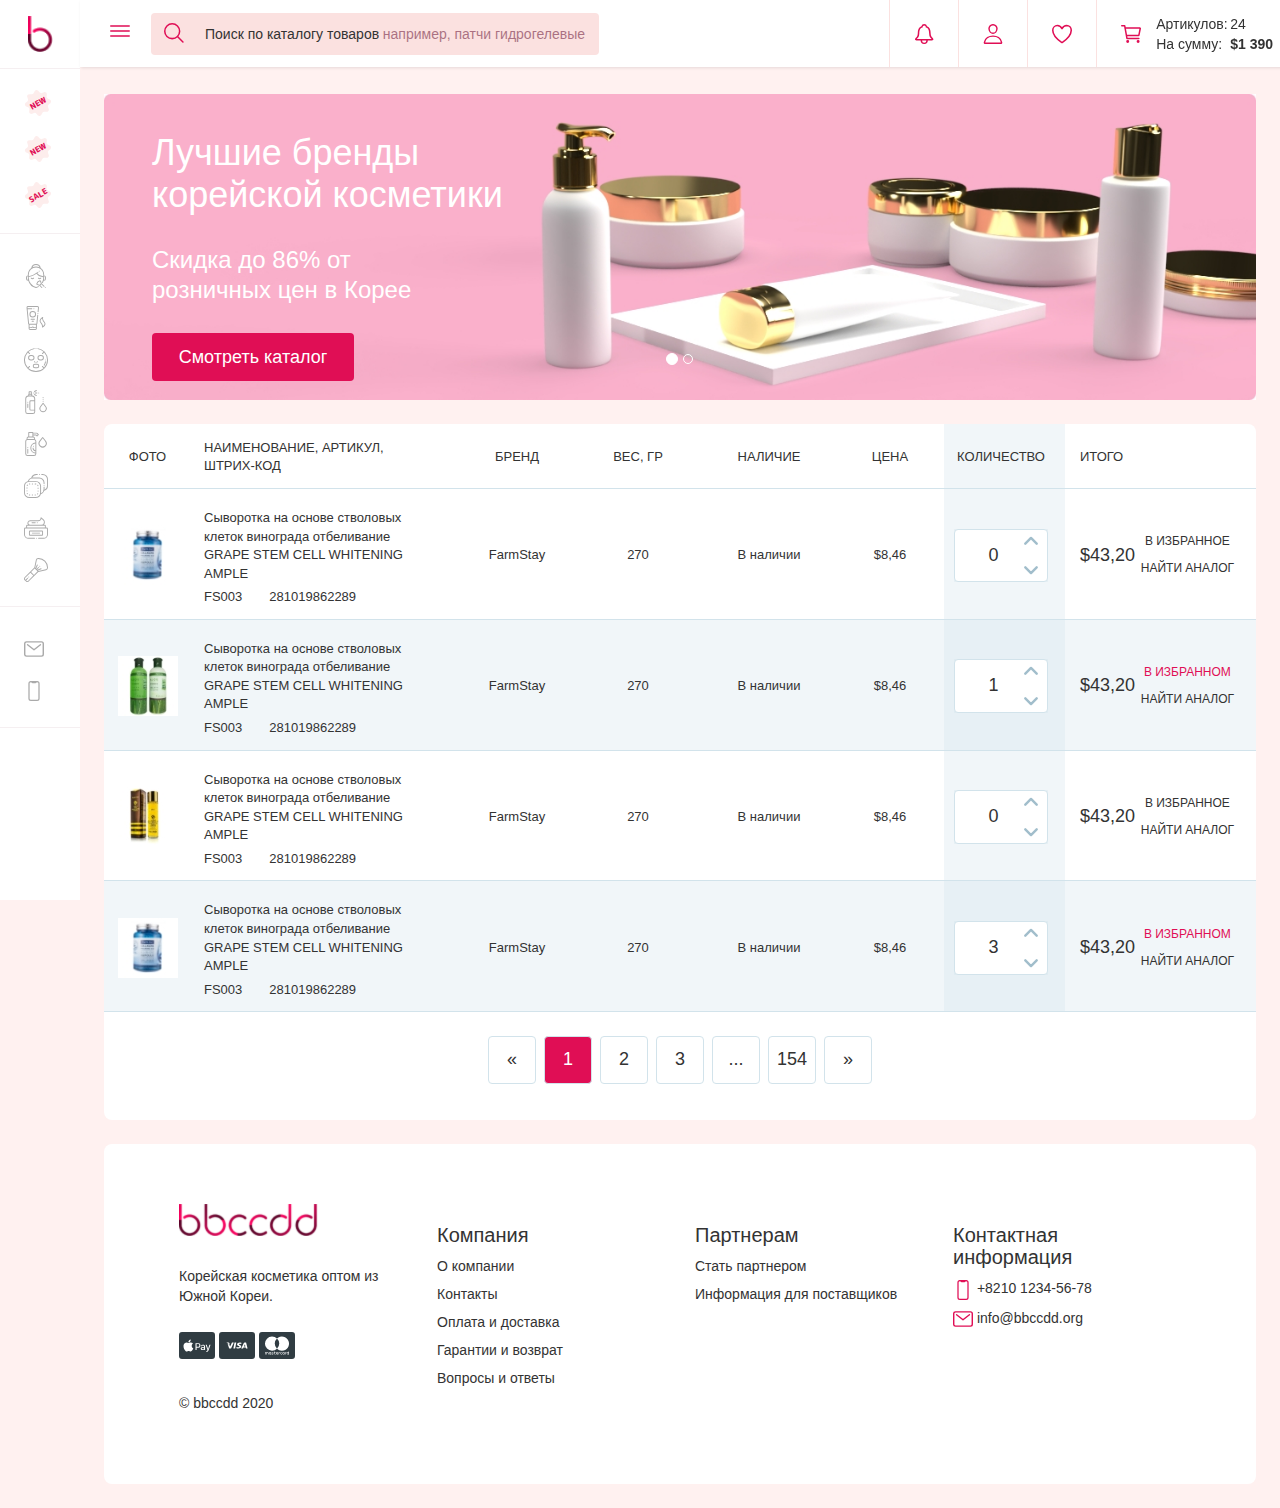
<file: index.html>
<!DOCTYPE html>
<html>
    <head>
        <meta charset="utf-8">
        <meta name="viewport" content="width=device-width, initial-scale=1.0">
        <meta http-equiv="X-UA-Compatible" content="IE=edge">

        <title>Bbccdd-main</title>

         <!-- Bootstrap CSS CDN -->
        <link rel="stylesheet" href="styles/bootstrap.min.css">
        <!-- Our Custom CSS -->
        <link rel="stylesheet" href="styles/main.css">
    </head>
    <body class="body-collapsed">

        <div class="wrapper site-tools w-100">
            <!-- Sidebar Holder -->
            <nav id="sidebar" class="active">
                <div class="sidebar-header">
                    <a href="#">
                        <img class="siteLogo_lg" src="assets/logo_lg.png" alt="Logo large">
                        <img class="siteLogo_collapsed" src="assets/logo_collapsed.png" alt="Logo collapsed">
                    </a>
                </div>

                <ul class="list-unstyled components">
                    <li>
                        <a href="#" data-toggle="tooltip" data-placement="auto" title="Топ 100">
                            <span>
                                <div class="sidebar-figure-star" title="Топ 100">
                                    New
                                </div>
                                <span class="sidebar-item-title">
                                    Топ 100
                                </span> 
                            </span>
                        </a>
                    </li>
                    <li>
                        <a href="#" data-toggle="tooltip" data-placement="auto" title="Бренды">
                            <span>
                                <div class="sidebar-figure-star" title="Бренды">
                                    New
                                </div>
                                <span class="sidebar-item-title">
                                    Бренды
                                </span> 
                            </span>
                        </a>
                    </li>
                    <li>
                        <a href="#" data-toggle="tooltip" data-placement="auto" title="Рапродажа">
                            <span>
                                <div class="sidebar-figure-star" title="Рапродажа">
                                    Sale
                                </div>
                                <span class="sidebar-item-title">
                                    Рапродажа
                                </span> 
                            </span>
                        </a>
                    </li>
                </ul>

                <ul class="list-unstyled components">
                    <li>
                        <a href="#" data-toggle="tooltip" data-placement="auto" title="Основной макияж">
                            <span>
                                <img class="sidebar-icon" src="assets/sidebar-icons/icon-1.svg" alt="Основной макияж">
                                <span class="sidebar-item-title">
                                    Основной макияж
                                </span> 
                            </span>
                            <span class="sidebar-menu-counter">155</span>
                        </a>
                    </li>
                    <li>
                        <a href="#" data-toggle="tooltip" data-placement="auto" title="Уход за кожей">
                            <span>
                                <img class="sidebar-icon" src="assets/sidebar-icons/icon-2.svg" alt="Уход за кожей">
                                <span class="sidebar-item-title">
                                    Уход за кожей
                                </span>
                            </span> 
                            <span class="sidebar-menu-counter">526</span>
                        </a>
                    </li>
                    <li>
                        <a href="#" data-toggle="tooltip" data-placement="auto" title="Маски">
                            <span>
                                <img class="sidebar-icon" src="assets/sidebar-icons/icon-3.svg" alt="Маски">
                                <span class="sidebar-item-title">
                                    Маски
                                </span>
                            </span> 
                            <span class="sidebar-menu-counter">434</span>
                        </a>
                    </li>
                    <li>
                        <a href="#" data-toggle="tooltip" data-placement="auto" title="Уход за волосами">
                            <span>
                                <img class="sidebar-icon" src="assets/sidebar-icons/icon-4.svg" alt="Уход за волосами">
                                <span class="sidebar-item-title">
                                    Уход за волосами
                                </span>
                            </span>
                            <span class="sidebar-menu-counter">134</span>
                        </a>
                    </li>
                    <li>
                        <a href="#" data-toggle="tooltip" data-placement="auto" title="Очищающие средства"> 
                            <span>
                                <img class="sidebar-icon" src="assets/sidebar-icons/icon-5.svg" alt="Очищающие средства">
                                <span class="sidebar-item-title">
                                    Очищающие средства
                                </span>
                            </span>
                            <span class="sidebar-menu-counter">202</span>
                        </a>
                    </li>
                    <li>
                        <a href="#" data-toggle="tooltip" data-placement="auto" title="Корейские товары">
                            <span>
                                <img class="sidebar-icon" src="assets/sidebar-icons/icon-6.svg" alt="Корейские товары">
                                <span class="sidebar-item-title">
                                    Корейские товары
                                </span>
                            </span>
                            <span class="sidebar-menu-counter">20</span>
                        </a>
                    </li>
                    <li>
                        <a href="#" data-toggle="tooltip" data-placement="auto" title="Наборы">
                            <span>
                                <img class="sidebar-icon" src="assets/sidebar-icons/icon-7.svg" alt="Наборы">
                                <span class="sidebar-item-title">
                                    Наборы
                                </span>
                            </span>
                            <span class="sidebar-menu-counter">36</span>
                        </a>
                    </li>
                    <li>
                        <a href="#" data-toggle="tooltip" data-placement="auto" title="Инструментарий">
                            <span>
                                <img class="sidebar-icon" src="assets/sidebar-icons/icon-8.svg" alt="Инструментарий">
                                <span class="sidebar-item-title">
                                    Инструментарий
                                </span>
                            </span>
                            <span class="sidebar-menu-counter">8</span>
                        </a>
                    </li>
                </ul>

                <ul class="list-unstyled components">
                    <li>
                        <a href="#" data-toggle="tooltip" data-placement="auto" title="info@bbccdd.org">
                            <span>
                                <img style="width: 20px;" class="sidebar-icon" src="assets/sidebar-icons/icon-email.svg" alt="info@bbccdd.org">
                                <span class="sidebar-item-title">
                                    info@bbccdd.org
                                </span> 
                            </span>
                        </a>
                    </li>
                    <li>
                        <a href="#" data-toggle="tooltip" data-placement="auto" title="+8210 1234-56-78">
                            <span>
                                <img style="width: 20px;" class="sidebar-icon" src="assets/sidebar-icons/icon-phone.svg" alt="+8210 1234-56-78">
                                <span class="sidebar-item-title">
                                    +8210 1234-56-78
                                </span> 
                            </span>
                        </a>
                    </li>
                </ul>
            </nav>

            <!-- Page Content Holder -->
            <div class="content">
                <div class="shop-content">

                    <nav class="navbar active navbar-default navbar navbar-expand-lg navbar-light bg-light">
                        <div class="container-fluid">

                            <div class="navbar-header">
                                <button type="button" id="sidebarCollapse" class="navbar-btn active">
                                    <span></span>
                                </button>
                                <span class="search-area">
                                    <img src="assets/navbar-icons/search.svg" alt="Поиск товаров">
                                    <input type="text" class="navbar-search" placeholder="Поиск по каталогу товаров"/>
                                    <span class="search-hint">например, патчи гидрогелевые</span>
                                </span>
                            </div>
                            <div class="collapse navbar-collapse show">
                                <ul class="nav navbar-nav navbar-right">
                                    <li>
                                        <a href="#">
                                            <img src="./assets/navbar-icons/alert.svg" alt="Уведомления">
                                            <img class="nav-menu-active" src="./assets/navbar-icons/alert-white.svg" alt="Уведомления">
                                        </a>
                                    </li>
                                    <li>
                                        <a href="#">
                                            <img src="./assets/navbar-icons/user.svg" alt="Мой кабинет">
                                            <img class="nav-menu-active" src="./assets/navbar-icons/user-white.svg" alt="Мой кабинет">
                                        </a>
                                    </li>
                                    <li>
                                        <a href="#">
                                            <img src="./assets/navbar-icons/favourites.svg" alt="Избранные">
                                            <img class="nav-menu-active" src="./assets/navbar-icons/favourites-white.svg" alt="Избранные">
                                        </a>
                                    </li>
                                    <li class="buyer-cart" title="Корзина" id="cart-items-sidebar">
                                        <a href="#">
                                            <img src="./assets/navbar-icons/cart.svg" alt="Корзина">
                                            <img class="nav-menu-active" src="./assets/navbar-icons/cart-white.svg" alt="Корзина">
                                        </a>
                                        <span class="cart-prev">
                                            <span>
                                                <span class="cart-prev-title">Артикулов:</span>
                                                <span class="cart-prev-count-mobile">24</span>
                                            </span>
                                            <span>
                                                <span class="cart-prev-title">На сумму:</span>
                                                <span class="cart-prev-summ">$1 390</span>
                                            </span>
                                        </span>
                                    </li>
                                </ul>
                            </div>
                        </div>
                    </nav>
                
                    <div id="Carousel" class="carousel slide">
                        <ol class="carousel-indicators">
                            <li data-target="#Carousel" data-slide-to="0" class="active"></li>
                            <li data-target="#Carousel" data-slide-to="1"></li>
                        </ol>

                        <div class="carousel-inner">
                            <div class="item active">
                                <div class="carousel-caption">
                                    <h2>Лучшие бренды корейской косметики</h2>
                                    <p>Cкидка до 86% от розничных цен в Корее</p>
                                    <a href="#">Смотреть каталог</a>
                                </div>
                                <img width="100%" src="assets/slider/main-theme.jpg">
                            </div>
                            <div class="item">
                                <div class="carousel-caption">
                                    <h2>Другой слайдер</h2>
                                    <p>Ничего подобного)</p>
                                    <a href="#">Кнопочка ссылка</a>
                                </div>
                                <img width="100%" src="assets/slider/main-theme.jpg">
                            </div>
                        </div>
                    </div>
                    

                    <div class="Rtable "> 
                        <div class="Rtable-row Rtable--8cols Rtable--collapse Rtable-header">
                            <div class="Rtable-cell Rtable-cell--photo Rtable-cell--head">фото</div>
                            <div class="Rtable-cell Rtable-cell--head">Наименование, артикул, штрих-код</div>
                            <div class="Rtable-cell Rtable-cell--head">Бренд</div>
                            <div class="Rtable-cell Rtable-cell--head">Вес, гр</div>
                            <div class="Rtable-cell Rtable-cell--head">Наличие</div>
                            <div class="Rtable-cell Rtable-cell--head">Цена</div>
                            <div class="Rtable-cell Rtable-cell--head Rtable-cell---blue">количество</div>
                            <div class="Rtable-cell Rtable-cell--total Rtable-cell--head">Итого</div>
                        </div>

                        <div class="Rtable-row Rtable--8cols Rtable--collapse Rtable-body-row">
                            <div class="Rtable-cell Rtable-cell--photo">
                                <img src="assets/table-items/item-1.jpg" alt="Товар 1">
                            </div>
                            <div class="Rtable-cell">
                                <div class="Rtable-cell-row">Сыворотка на основе стволовых клеток винограда отбеливание GRAPE STEM CELL  WHITENING AMPLE</div>
                                <div class="Rtable-cell-row">
                                    <span>FS003</span>
                                    <span>281019862289</span>
                                </div>
                            </div>
                            <div class="Rtable-cell">
                                FarmStay
                            </div>
                            <div class="Rtable-cell">
                                270
                            </div>
                            <div class="Rtable-cell">
                                В наличии
                            </div>
                            <div class="Rtable-cell">
                                $8,46
                            </div>
                            <div class="Rtable-cell Rtable-cell---blue">
                                <div class="table-item-counter Rtable-cell---blue">
                                    <input type="number" placeholder="кол" value="0" min="0" max="9999">
                                    <span class="table-item-counter-up"></span>
                                    <span class="table-item-counter-down"></span>
                                </div>
                            </div>
                            <div class="Rtable-cell Rtable-cell--total">
                                <span class="table-item-price item-table-act">
                                    $43,20
                                </span>
                                <span class="table-item-action item-table-act">
                                    <span>в избранное</span>
                                    <span>найти аналог</span>
                                </span>
                            </div>
                        </div>

                        <div class="Rtable-row Rtable--8cols Rtable--collapse Rtable-body-row selected">
                            <div class="Rtable-cell Rtable-cell--photo">
                                <img src="assets/table-items/item-2.jpg" alt="Товар 1">
                            </div>
                            <div class="Rtable-cell">
                                <div class="Rtable-cell-row">Сыворотка на основе стволовых клеток винограда отбеливание GRAPE STEM CELL  WHITENING AMPLE</div>
                                <div class="Rtable-cell-row">
                                    <span>FS003</span>
                                    <span>281019862289</span>
                                </div>
                            </div>
                            <div class="Rtable-cell">
                                FarmStay
                            </div>
                            <div class="Rtable-cell">
                                270
                            </div>
                            <div class="Rtable-cell">
                                В наличии
                            </div>
                            <div class="Rtable-cell">
                                $8,46
                            </div>
                            <div class="Rtable-cell Rtable-cell---blue">
                                <div class="table-item-counter Rtable-cell---blue">
                                    <input type="number" placeholder="кол" value="1" min="0" max="9999">
                                    <span class="table-item-counter-up"></span>
                                    <span class="table-item-counter-down"></span>
                                </div>
                            </div>
                            <div class="Rtable-cell Rtable-cell--total">
                                <span class="table-item-price item-table-act">
                                    $43,20
                                </span>
                                <span class="table-item-action item-table-act">
                                    <span class="active">в избранном</span>
                                    <span>найти аналог</span>
                                </span>
                            </div>
                        </div>

                        <div class="Rtable-row Rtable--8cols Rtable--collapse Rtable-body-row">
                            <div class="Rtable-cell Rtable-cell--photo">
                                <img src="assets/table-items/item-3.jpg" alt="Товар 1">
                            </div>
                            <div class="Rtable-cell">
                                <div class="Rtable-cell-row">Сыворотка на основе стволовых клеток винограда отбеливание GRAPE STEM CELL  WHITENING AMPLE</div>
                                <div class="Rtable-cell-row">
                                    <span>FS003</span>
                                    <span>281019862289</span>
                                </div>
                            </div>
                            <div class="Rtable-cell">
                                FarmStay
                            </div>
                            <div class="Rtable-cell">
                                270
                            </div>
                            <div class="Rtable-cell">
                                В наличии
                            </div>
                            <div class="Rtable-cell">
                                $8,46
                            </div>
                            <div class="Rtable-cell Rtable-cell---blue">
                                <div class="table-item-counter Rtable-cell---blue">
                                    <input type="number" placeholder="кол" value="0" min="0" max="9999">
                                    <span class="table-item-counter-up"></span>
                                    <span class="table-item-counter-down"></span>
                                </div>
                            </div>
                            <div class="Rtable-cell Rtable-cell--total">
                                <span class="table-item-price item-table-act">
                                    $43,20
                                </span>
                                <span class="table-item-action item-table-act">
                                    <span>в избранное</span>
                                    <span>найти аналог</span>
                                </span>
                            </div>
                        </div>

                        <div class="Rtable-row Rtable--8cols Rtable--collapse Rtable-body-row selected">
                            <div class="Rtable-cell Rtable-cell--photo">
                                <img src="assets/table-items/item-1.jpg" alt="Товар 1">
                            </div>
                            <div class="Rtable-cell">
                                <div class="Rtable-cell-row">Сыворотка на основе стволовых клеток винограда отбеливание GRAPE STEM CELL  WHITENING AMPLE</div>
                                <div class="Rtable-cell-row">
                                    <span>FS003</span>
                                    <span>281019862289</span>
                                </div>
                            </div>
                            <div class="Rtable-cell">
                                FarmStay
                            </div>
                            <div class="Rtable-cell">
                                270
                            </div>
                            <div class="Rtable-cell">
                                В наличии
                            </div>
                            <div class="Rtable-cell">
                                $8,46
                            </div>
                            <div class="Rtable-cell Rtable-cell---blue">
                                <div class="table-item-counter Rtable-cell---blue">
                                    <input type="number" placeholder="кол" value="3" min="0" max="9999">
                                    <span class="table-item-counter-up"></span>
                                    <span class="table-item-counter-down"></span>
                                </div>
                            </div>
                            <div class="Rtable-cell Rtable-cell--total">
                                <span class="table-item-price item-table-act">
                                    $43,20
                                </span>
                                <span class="table-item-action item-table-act">
                                    <span class="active">в избранном</span>
                                    <span>найти аналог</span>
                                </span>
                            </div>
                        </div>
                      
                    </div>


                    
                    <div class="items-pagination">
                        <div class="pagination-container">
                            <a href="#" class="items-paginate paginate-prev">&#171;</a>
                            <a href="#" class="items-paginate active">1</a>
                            <a href="#" class="items-paginate">2</a>
                            <a href="#" class="items-paginate">3</a>
                            <a href="#" class="items-paginate">...</a>
                            <a href="#" class="items-paginate">154</a>
                            <a href="#" class="items-paginate paginate-next">&#187;</a>
                        </div>
                    </div>

                    <footer class="row">
                        <div class="footer-col col-sm-6 col-md-6 col-lg-3">
                            <a href="#">
                                <img class="siteLogo_lg" src="assets/logo_lg.png" alt="Logo large">
                            </a>
                            <a class="footer-gymn"href="#" class="footer-link">
                                Корейская косметика оптом из Южной Кореи.
                            </a>
                            <div class="footer-payments">
                                <img src="assets/footer-icons/card-1.svg" alt="Apple Pay">
                                <img src="assets/footer-icons/card-2.svg" alt="Visa">
                                <img src="assets/footer-icons/card-3.svg" alt="Mastercard">
                            </div>
                            <div class="footer-copyright">
                                &#169; bbccdd 2020
                            </div>
                        </div>
                        <div class="footer-col col-sm-6 col-md-6 col-lg-3">
                            <h3>Компания</h3>
                            <a href="#" class="footer-link">О компании</a>
                            <a href="#" class="footer-link">Контакты</a>
                            <a href="#" class="footer-link">Оплата и доставка</a>
                            <a href="#" class="footer-link">Гарантии и возврат</a>
                            <a href="#" class="footer-link">Вопросы и ответы</a>
                        </div>
                        <div class="footer-col col-sm-6 col-md-6 col-lg-3">
                            <h3>Партнерам</h3>
                            <a href="#" class="footer-link">Стать партнером</a>
                            <a href="#" class="footer-link">Информация для поставщиков</a>
                        </div>
                        <div class="footer-col col-sm-6 col-md-6 col-lg-3">
                            <h3>Контактная информация</h3>
                            <a href="#" class="footer-link">
                                <img src="assets/footer-icons/phone.svg" alt="Телефон" class="contact-icon">
                                +8210 1234-56-78
                            </a>
                            <a href="#" class="footer-link">
                                <img src="assets/footer-icons/email.svg" alt="Почта" class="contact-icon">
                                info@bbccdd.org
                            </a>
                        </div>
                    </footer>
                </div>
            </div>
        </div>

        <div class="items-cart-outer"> 
            <div class="items-cart-modal">

                <div class="items-cart-wrapper">
                    <div class="cart-empty-title">
                        Корзина еще пуста
                    </div>
                    <div class="cart-empty-image">
                        <img src="./assets/cart-empty-image.svg" alt="Корзина пуста">
                    </div>
                </div>

                <div class="items-cart-wrapper">

                    <div class="cart-item">
                        <div class="cart-item-img">
                            <img width="60" height="60" src="./assets/table-items/item-1.jpg" alt="Image">
                        </div>
                        <div class="cart-item-content">
                            <div class="cart-item-title">
                                Сыворотка на основе стволовых клеток винограда отбеливание GRAPE STEM CELL  WHITENING AMPLE
                            </div>
                            <div class="cart-item-manufacturer">
                                FarmStay
                            </div>
                            <div class="cart-item-codes">
                                <div class="cart-item-id">
                                    <img src="./assets/cart-icons/icon-A.svg" alt="Item ID">
                                    <span>015030</span>
                                </div>
                                <div class="cart-item-barcode">
                                    <img src="./assets/cart-icons/icon-barcode.svg" alt="Item barcode">
                                    <span>8809389038039</span>
                                </div>
                            </div>
                            <div class="cart-item-price-calc">
                                <div class="table-item-counter">
                                    <input type="number" placeholder="кол" value="0" min="0" max="9999">
                                    <span class="table-item-counter-up"></span>
                                    <span class="table-item-counter-down"></span>
                                </div>
                                <div class="cart-calculated-price">
                                    $43,20
                                </div>
                            </div>
                        </div>
                    </div>

                    <div class="cart-item">
                        <div class="cart-item-img">
                            <img width="60" height="60" src="./assets/table-items/item-2.jpg" alt="Image">
                        </div>
                        <div class="cart-item-content">
                            <div class="cart-item-title">
                                Сыворотка на основе стволовых клеток винограда отбеливание GRAPE STEM CELL  WHITENING AMPLE
                            </div>
                            <div class="cart-item-manufacturer">
                                FarmStay
                            </div>
                            <div class="cart-item-codes">
                                <div class="cart-item-id">
                                    <img src="./assets/cart-icons/icon-A.svg" alt="Item ID">
                                    <span>015030</span>
                                </div>
                                <div class="cart-item-barcode">
                                    <img src="./assets/cart-icons/icon-barcode.svg" alt="Item barcode">
                                    <span>8809389038039</span>
                                </div>
                            </div>
                            <div class="cart-item-price-calc">
                                <div class="table-item-counter">
                                    <input type="number" placeholder="кол" value="0" min="0" max="9999">
                                    <span class="table-item-counter-up"></span>
                                    <span class="table-item-counter-down"></span>
                                </div>
                                <div class="cart-calculated-price">
                                    $43,20
                                </div>
                            </div>
                        </div>
                    </div>

                    <div class="cart-item">
                        <div class="cart-item-img">
                            <img width="60" height="60" src="./assets/table-items/item-3.jpg" alt="Image">
                        </div>
                        <div class="cart-item-content">
                            <div class="cart-item-title">
                                Сыворотка на основе стволовых клеток винограда отбеливание GRAPE STEM CELL  WHITENING AMPLE
                            </div>
                            <div class="cart-item-manufacturer">
                                FarmStay
                            </div>
                            <div class="cart-item-codes">
                                <div class="cart-item-id">
                                    <img src="./assets/cart-icons/icon-A.svg" alt="Item ID">
                                    <span>015030</span>
                                </div>
                                <div class="cart-item-barcode">
                                    <img src="./assets/cart-icons/icon-barcode.svg" alt="Item barcode">
                                    <span>8809389038039</span>
                                </div>
                            </div>
                            <div class="cart-item-price-calc">
                                <div class="table-item-counter">
                                    <input type="number" placeholder="кол" value="0" min="0" max="9999">
                                    <span class="table-item-counter-up"></span>
                                    <span class="table-item-counter-down"></span>
                                </div>
                                <div class="cart-calculated-price">
                                    $43,20
                                </div>
                            </div>
                        </div>
                    </div> 

                </div>

                <div class="items-cart-wrapper">

                    <div class="cart-order-calculated">
                        <div>
                            <div class="title-calculated">Итоговый вес брутто:</div>
                            <div class="value-calculated">1896 г.</div>
                        </div>
                        <div>
                            <div class="title-calculated">Стоимость товаров:</div>
                            <div class="value-calculated">$100,00</div>
                        </div>
                        <div>
                            <div class="title-calculated">Стоимость доставки:</div>
                            <div class="value-calculated">Станет видна после выбора курьера</div>
                        </div>
                        <div class="cart-delivery-service">
                            <input type="radio" id="cart-delivery-sevice-ems" name="cart-delivery-sevice" value="EMS"/>
                            <label class="delivery-service" for="cart-delivery-sevice-ems">EMS</label> 

                            
                            <input type="radio" id="cart-delivery-sevice-cargo" name="cart-delivery-sevice" value="Карго Россия"/>
                            <label class="delivery-service" for="cart-delivery-sevice-cargo">Карго Россия</label> 
 
                            <input type="radio" id="cart-delivery-sevice-avia" name="cart-delivery-sevice" value="Авиа Карго Россия"/>
                            <label class="delivery-service" for="cart-delivery-sevice-avia">Авиа Карго Россия</label>
                            
                            <input type="radio" id="cart-delivery-sevice-other" name="cart-delivery-sevice" value="Другое"/>
                            <label class="delivery-service" for="cart-delivery-sevice-other">Другое</label> 
                        </div>
                        <div>
                            <div class="title-calculated">Стоимость доставки:</div>
                            <div class="value-calculated">$32,90</div>
                        </div>
                        <div>
                            <div class="title-calculated">Депозит:</div>
                            <div class="value-calculated">$55,00</div>
                        </div>
                        <div>
                            <div class="title-calculated">Курьер:</div>
                            <div class="value-calculated">
                                EMS
                                <span class="change-delivery-man">
                                    <img width="20" height="20" src="./assets/cart-icons/icon-change-delivery.svg" alt="Change">
                                    Выбрать другого курьера
                                </span>
                            </div>
                        </div>
                    </div>

                    <div class="cart-order-full-price">
                        <span class="cart-full-price-title">
                            Итого к оплате:
                        </span>
                        <span class="cart-full-price-money">
                            $77,90
                        </span>
                        <span class="cart-full-price-discount">
                            $132,90
                        </span>
                    </div>
                    
                    <div class="cart-order-actions">
                        <button>Оформить заказ</button>
                        <a href="#">Перейти в корзину</a>
                    </div>

                </div>

            </div>
        </div>


        <!-- jQuery -->
        <script src="js/jquery-1.12.0.min.js"></script>
        <!-- Bootstrap Js -->
        <script src="js/bootstrap.min.js"></script>
        <!-- Popper Js -->
        <script src="js/popper.min.js"></script>

        <script type="text/javascript">
            $(document).ready(function () {
                // Tooltrip activate
                $('[data-toggle="tooltip"]').tooltip();

                // Sidebar open or collapse toggle
                $('#sidebarCollapse').on('click', function () {
                    $('#sidebarCollapse').toggleClass('active');
                    $('body').toggleClass('body-collapsed');
                    $('#sidebar').toggleClass('active');
                    $('.navbar').toggleClass('active');
                });

                function toggleCartModal() {
                    $('.buyer-cart').toggleClass('activated');
                    $('.items-cart-modal').toggleClass('activated');
                    $('.items-cart-outer').toggleClass('activated');
                }

                $('#cart-items-sidebar').on('click', function () {
                    toggleCartModal();
                });

                $('.items-cart-outer').on('click', function () {
                    toggleCartModal();
                });
                
                // Main slider activate with interval of 10 seconds
                $('.carousel').carousel({
                    interval: 10000
                });

                // Input counter of table item increment                
                function increment(inputElement) {
                    $(inputElement).val(parseInt(inputElement.val())+1);
                }

                // Input counter of table item decrement                
                function decrement(inputElement) {
                    if(parseInt(inputElement.val()) > 0) {
                        $(inputElement).val(parseInt(inputElement.val())-1);
                    } 
                } 
                
                // Binding event on custom input counter of table item          
                $('.table-item-counter span').on('click', function () {
                    let currentInput = $(this).siblings('input[type="number"]');

                    if($(this).hasClass('table-item-counter-up')){
                        increment(currentInput);
                    }
                    if($(this).hasClass('table-item-counter-down')){
                        decrement(currentInput);
                    }
                });
            });
        </script>
    </body>
</html>
</file>
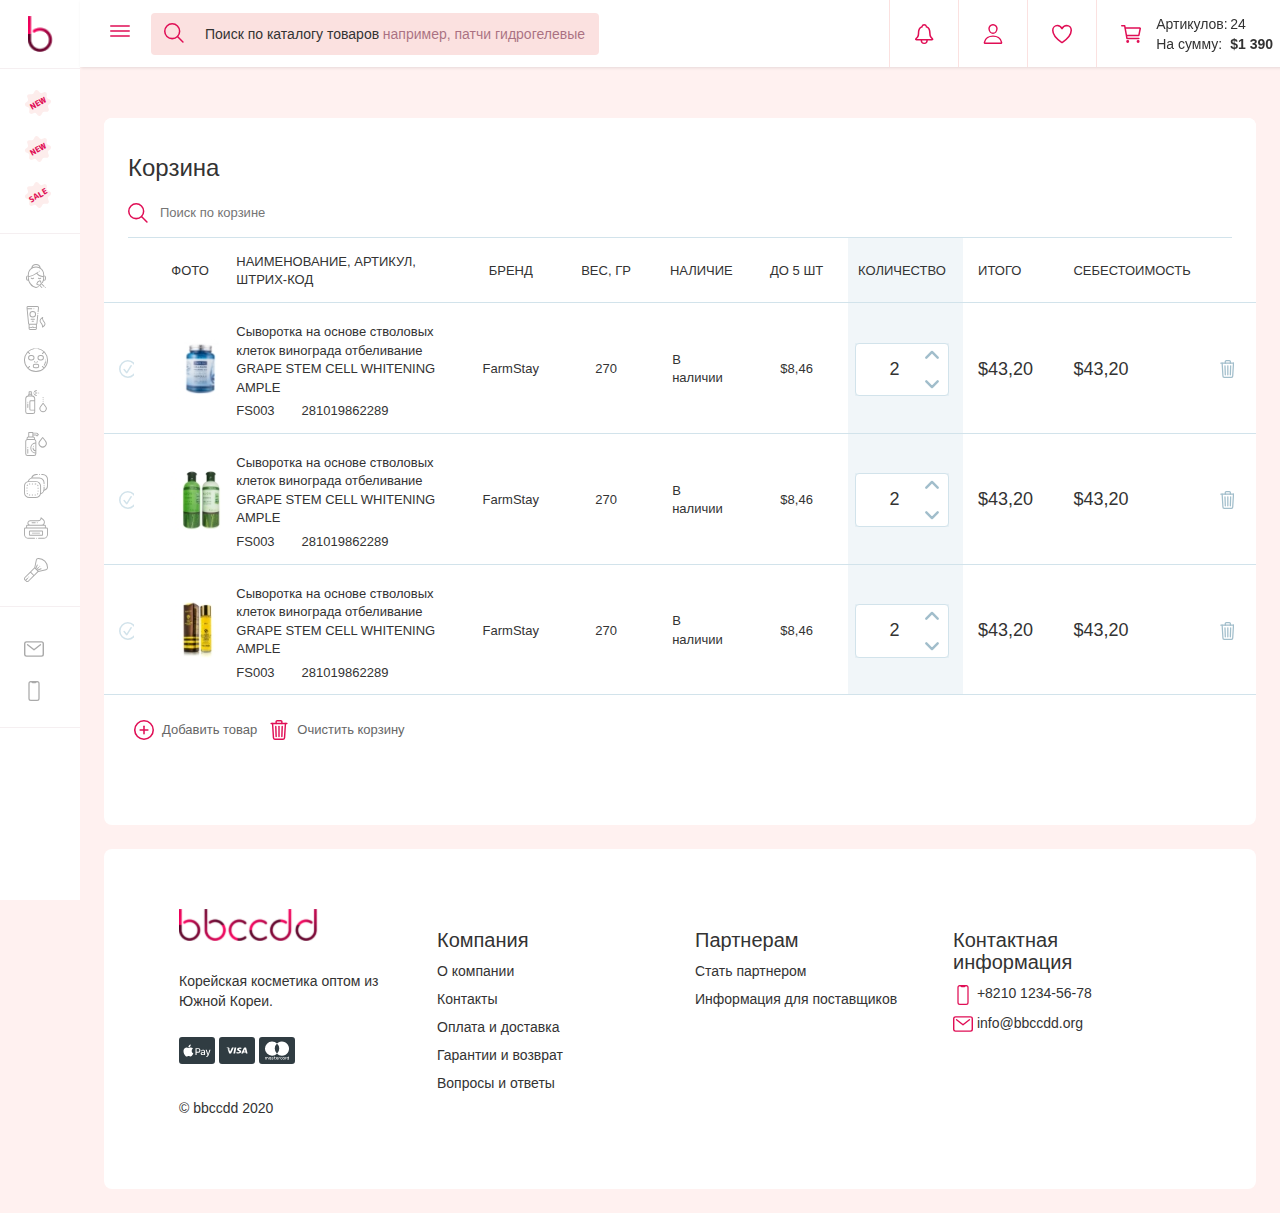
<file: cart-page.html>
<!DOCTYPE html>
<html>
    <head>
        <meta charset="utf-8">
        <meta name="viewport" content="width=device-width, initial-scale=1.0">
        <meta http-equiv="X-UA-Compatible" content="IE=edge">

        <title>Bbccdd-cart – 1</title>

         <!-- Bootstrap CSS CDN -->
        <link rel="stylesheet" href="styles/bootstrap.min.css">
        <!-- Our Custom CSS -->
        <link rel="stylesheet" href="styles/main.css">
    </head>
    <body class="body-collapsed">

        <div class="wrapper site-tools w-100">
            <!-- Sidebar Holder -->
            <nav id="sidebar" class="active">
                <div class="sidebar-header">
                    <a href="#">
                        <img class="siteLogo_lg" src="assets/logo_lg.png" alt="Logo large">
                        <img class="siteLogo_collapsed" src="assets/logo_collapsed.png" alt="Logo collapsed">
                    </a>
                </div>

                <ul class="list-unstyled components">
                    <li>
                        <a href="#" data-toggle="tooltip" data-placement="auto" title="Топ 100">
                            <span>
                                <div class="sidebar-figure-star" title="Топ 100">
                                    New
                                </div>
                                <span class="sidebar-item-title">
                                    Топ 100
                                </span> 
                            </span>
                        </a>
                    </li>
                    <li>
                        <a href="#" data-toggle="tooltip" data-placement="auto" title="Бренды">
                            <span>
                                <div class="sidebar-figure-star" title="Бренды">
                                    New
                                </div>
                                <span class="sidebar-item-title">
                                    Бренды
                                </span> 
                            </span>
                        </a>
                    </li>
                    <li>
                        <a href="#" data-toggle="tooltip" data-placement="auto" title="Рапродажа">
                            <span>
                                <div class="sidebar-figure-star" title="Рапродажа">
                                    Sale
                                </div>
                                <span class="sidebar-item-title">
                                    Рапродажа
                                </span> 
                            </span>
                        </a>
                    </li>
                </ul>

                <ul class="list-unstyled components">
                    <li>
                        <a href="#" data-toggle="tooltip" data-placement="auto" title="Основной макияж">
                            <span>
                                <img class="sidebar-icon" src="assets/sidebar-icons/icon-1.svg" alt="Основной макияж">
                                <span class="sidebar-item-title">
                                    Основной макияж
                                </span> 
                            </span>
                            <span class="sidebar-menu-counter">155</span>
                        </a>
                    </li>
                    <li>
                        <a href="#" data-toggle="tooltip" data-placement="auto" title="Уход за кожей">
                            <span>
                                <img class="sidebar-icon" src="assets/sidebar-icons/icon-2.svg" alt="Уход за кожей">
                                <span class="sidebar-item-title">
                                    Уход за кожей
                                </span>
                            </span> 
                            <span class="sidebar-menu-counter">526</span>
                        </a>
                    </li>
                    <li>
                        <a href="#" data-toggle="tooltip" data-placement="auto" title="Маски">
                            <span>
                                <img class="sidebar-icon" src="assets/sidebar-icons/icon-3.svg" alt="Маски">
                                <span class="sidebar-item-title">
                                    Маски
                                </span>
                            </span> 
                            <span class="sidebar-menu-counter">434</span>
                        </a>
                    </li>
                    <li>
                        <a href="#" data-toggle="tooltip" data-placement="auto" title="Уход за волосами">
                            <span>
                                <img class="sidebar-icon" src="assets/sidebar-icons/icon-4.svg" alt="Уход за волосами">
                                <span class="sidebar-item-title">
                                    Уход за волосами
                                </span>
                            </span>
                            <span class="sidebar-menu-counter">134</span>
                        </a>
                    </li>
                    <li>
                        <a href="#" data-toggle="tooltip" data-placement="auto" title="Очищающие средства"> 
                            <span>
                                <img class="sidebar-icon" src="assets/sidebar-icons/icon-5.svg" alt="Очищающие средства">
                                <span class="sidebar-item-title">
                                    Очищающие средства
                                </span>
                            </span>
                            <span class="sidebar-menu-counter">202</span>
                        </a>
                    </li>
                    <li>
                        <a href="#" data-toggle="tooltip" data-placement="auto" title="Корейские товары">
                            <span>
                                <img class="sidebar-icon" src="assets/sidebar-icons/icon-6.svg" alt="Корейские товары">
                                <span class="sidebar-item-title">
                                    Корейские товары
                                </span>
                            </span>
                            <span class="sidebar-menu-counter">20</span>
                        </a>
                    </li>
                    <li>
                        <a href="#" data-toggle="tooltip" data-placement="auto" title="Наборы">
                            <span>
                                <img class="sidebar-icon" src="assets/sidebar-icons/icon-7.svg" alt="Наборы">
                                <span class="sidebar-item-title">
                                    Наборы
                                </span>
                            </span>
                            <span class="sidebar-menu-counter">36</span>
                        </a>
                    </li>
                    <li>
                        <a href="#" data-toggle="tooltip" data-placement="auto" title="Инструментарий">
                            <span>
                                <img class="sidebar-icon" src="assets/sidebar-icons/icon-8.svg" alt="Инструментарий">
                                <span class="sidebar-item-title">
                                    Инструментарий
                                </span>
                            </span>
                            <span class="sidebar-menu-counter">8</span>
                        </a>
                    </li>
                </ul>

                <ul class="list-unstyled components">
                    <li>
                        <a href="#" data-toggle="tooltip" data-placement="auto" title="info@bbccdd.org">
                            <span>
                                <img style="width: 20px;" class="sidebar-icon" src="assets/sidebar-icons/icon-email.svg" alt="info@bbccdd.org">
                                <span class="sidebar-item-title">
                                    info@bbccdd.org
                                </span> 
                            </span>
                        </a>
                    </li>
                    <li>
                        <a href="#" data-toggle="tooltip" data-placement="auto" title="+8210 1234-56-78">
                            <span>
                                <img style="width: 20px;" class="sidebar-icon" src="assets/sidebar-icons/icon-phone.svg" alt="+8210 1234-56-78">
                                <span class="sidebar-item-title">
                                    +8210 1234-56-78
                                </span> 
                            </span>
                        </a>
                    </li>
                </ul>
            </nav>

            <!-- Page Content Holder -->
            <div class="content">
                <div class="shop-content">

                    <nav class="navbar active navbar-default navbar navbar-expand-lg navbar-light bg-light">
                        <div class="container-fluid">

                            <div class="navbar-header">
                                <button type="button" id="sidebarCollapse" class="navbar-btn active">
                                    <span></span>
                                </button>
                                <span class="search-area">
                                    <img src="assets/navbar-icons/search.svg" alt="Поиск товаров">
                                    <input type="text" class="navbar-search" placeholder="Поиск по каталогу товаров"/>
                                    <span class="search-hint">например, патчи гидрогелевые</span>
                                </span>
                            </div>
                            <div class="collapse navbar-collapse show">
                                <ul class="nav navbar-nav navbar-right">
                                    <li>
                                        <a href="#">
                                            <img src="./assets/navbar-icons/alert.svg" alt="Уведомления">
                                            <img class="nav-menu-active" src="./assets/navbar-icons/alert-white.svg" alt="Уведомления">
                                        </a>
                                    </li>
                                    <li>
                                        <a href="#">
                                            <img src="./assets/navbar-icons/user.svg" alt="Мой кабинет">
                                            <img class="nav-menu-active" src="./assets/navbar-icons/user-white.svg" alt="Мой кабинет">
                                        </a>
                                    </li>
                                    <li>
                                        <a href="#">
                                            <img src="./assets/navbar-icons/favourites.svg" alt="Избранные">
                                            <img class="nav-menu-active" src="./assets/navbar-icons/favourites-white.svg" alt="Избранные">
                                        </a>
                                    </li>
                                    <li class="buyer-cart" title="Корзина" id="cart-items-sidebar">
                                        <a href="#">
                                            <img src="./assets/navbar-icons/cart.svg" alt="Корзина">
                                            <img class="nav-menu-active" src="./assets/navbar-icons/cart-white.svg" alt="Корзина">
                                        </a>
                                        <span class="cart-prev">
                                            <span>
                                                <span class="cart-prev-title">Артикулов:</span>
                                                <span class="cart-prev-count-mobile">24</span>
                                            </span>
                                            <span>
                                                <span class="cart-prev-title">На сумму:</span>
                                                <span class="cart-prev-summ">$1 390</span>
                                            </span>
                                        </span>
                                    </li>
                                </ul>
                            </div>
                        </div>
                    </nav>

                    <div class="Rtable">
                        <div class="cart-page-table-main-head">
                            <div class="cart-page-table-main-title">Корзина</div>
                            <div class="cart-page-table-main-searchbox">
                                <span class="search-icon"></span>
                                <input type="text" placeholder="Поиск по корзине">
                            </div>
                        </div>

                        <div class="Rtable-row Rtable--10cols Rtable--collapse Rtable-header">
                            <div class="Rtable-cell Rtable-cell--checker Rtable-cell--head"></div>
                            <div class="Rtable-cell Rtable-cell--photo Rtable-cell--head">фото</div>
                            <div class="Rtable-cell Rtable-cell--head">Наименование, артикул, штрих-код</div>
                            <div class="Rtable-cell Rtable-cell--head">Бренд</div>
                            <div class="Rtable-cell Rtable-cell--head">Вес, гр</div>
                            <div class="Rtable-cell Rtable-cell--head">Наличие</div>
                            <div class="Rtable-cell Rtable-cell--head">до 5 шт</div>
                            <div class="Rtable-cell Rtable-cell--head Rtable-cell---blue">количество</div>
                            <div class="Rtable-cell Rtable-cell--total Rtable-cell--head">Итого</div>
                            <div class="Rtable-cell Rtable-cell--total Rtable-cell--head">себестоимость</div>
                            <div class="Rtable-cell Rtable-cell--head"></div>
                        </div>

                        <div class="Rtable-row Rtable--10cols Rtable--collapse Rtable-body-row">
                            <div class="Rtable-cell Rtable-cell--checker Rtable-cell--head">
                                <span class="Rtable-cell--checker-icon"></span>
                            </div>
                            <div class="Rtable-cell Rtable-cell--photo">
                                <img src="assets/table-items/item-1.jpg" alt="Товар 1">
                            </div>
                            <div class="Rtable-cell">
                                <div class="Rtable-cell-row">Сыворотка на основе стволовых клеток винограда отбеливание GRAPE STEM CELL  WHITENING AMPLE</div>
                                <div class="Rtable-cell-row">
                                    <span>FS003</span>
                                    <span>281019862289</span>
                                </div>
                            </div>
                            <div class="Rtable-cell">
                                FarmStay
                            </div>
                            <div class="Rtable-cell">
                                270
                            </div>
                            <div class="Rtable-cell">
                                В наличии
                            </div>
                            <div class="Rtable-cell">
                                $8,46
                            </div>
                            <div class="Rtable-cell Rtable-cell---blue">
                                <div class="table-item-counter Rtable-cell---blue">
                                    <input type="number" placeholder="кол" value="2" min="0" max="9999">
                                    <span class="table-item-counter-up"></span>
                                    <span class="table-item-counter-down"></span>
                                </div>
                            </div>
                            <div class="Rtable-cell Rtable-cell--total">
                                <span class="table-item-price-hidden">Итого:</span>
                                <span class="table-item-price item-table-act">
                                    $43,20
                                </span>
                            </div>
                            <div class="Rtable-cell Rtable-cell--total">
                                <span class="table-item-price-hidden">Себестоимость:</span>
                                <span class="table-item-price item-table-act">
                                    $43,20
                                </span>
                            </div>
                            <div class="Rtable-cell Rtable-cell--checker Rtable-cell--head">
                                <span class="Rtable-cell--delete-icon"></span>
                            </div>
                        </div>

                        <div class="Rtable-row Rtable--10cols Rtable--collapse Rtable-body-row">
                            <div class="Rtable-cell Rtable-cell--checker Rtable-cell--head">
                                <span class="Rtable-cell--checker-icon"></span>
                            </div>
                            <div class="Rtable-cell Rtable-cell--photo">
                                <img src="assets/table-items/item-2.jpg" alt="Товар 1">
                            </div>
                            <div class="Rtable-cell">
                                <div class="Rtable-cell-row">Сыворотка на основе стволовых клеток винограда отбеливание GRAPE STEM CELL  WHITENING AMPLE</div>
                                <div class="Rtable-cell-row">
                                    <span>FS003</span>
                                    <span>281019862289</span>
                                </div>
                            </div>
                            <div class="Rtable-cell">
                                FarmStay
                            </div>
                            <div class="Rtable-cell">
                                270
                            </div>
                            <div class="Rtable-cell">
                                В наличии
                            </div>
                            <div class="Rtable-cell">
                                $8,46
                            </div>
                            <div class="Rtable-cell Rtable-cell---blue">
                                <div class="table-item-counter Rtable-cell---blue">
                                    <input type="number" placeholder="кол" value="2" min="0" max="9999">
                                    <span class="table-item-counter-up"></span>
                                    <span class="table-item-counter-down"></span>
                                </div>
                            </div>
                            <div class="Rtable-cell Rtable-cell--total">
                                <span class="table-item-price-hidden">Итого:</span>
                                <span class="table-item-price item-table-act">
                                    $43,20
                                </span>
                            </div>
                            <div class="Rtable-cell Rtable-cell--total">
                                <span class="table-item-price-hidden">Себестоимость:</span>
                                <span class="table-item-price item-table-act">
                                    $43,20
                                </span>
                            </div>
                            <div class="Rtable-cell Rtable-cell--checker Rtable-cell--head">
                                <span class="Rtable-cell--delete-icon"></span>
                            </div>
                        </div>

                        <div class="Rtable-row Rtable--10cols Rtable--collapse Rtable-body-row">
                            <div class="Rtable-cell Rtable-cell--checker Rtable-cell--head">
                                <span class="Rtable-cell--checker-icon"></span>
                            </div>
                            <div class="Rtable-cell Rtable-cell--photo">
                                <img src="assets/table-items/item-3.jpg" alt="Товар 1">
                            </div>
                            <div class="Rtable-cell">
                                <div class="Rtable-cell-row">Сыворотка на основе стволовых клеток винограда отбеливание GRAPE STEM CELL  WHITENING AMPLE</div>
                                <div class="Rtable-cell-row">
                                    <span>FS003</span>
                                    <span>281019862289</span>
                                </div>
                            </div>
                            <div class="Rtable-cell">
                                FarmStay
                            </div>
                            <div class="Rtable-cell">
                                270
                            </div>
                            <div class="Rtable-cell">
                                В наличии
                            </div>
                            <div class="Rtable-cell">
                                $8,46
                            </div>
                            <div class="Rtable-cell Rtable-cell---blue">
                                <div class="table-item-counter Rtable-cell---blue">
                                    <input type="number" placeholder="кол" value="2" min="0" max="9999">
                                    <span class="table-item-counter-up"></span>
                                    <span class="table-item-counter-down"></span>
                                </div>
                            </div>
                            <div class="Rtable-cell Rtable-cell--total">
                                <span class="table-item-price-hidden">Итого:</span>
                                <span class="table-item-price item-table-act">
                                    $43,20
                                </span>
                            </div>
                            <div class="Rtable-cell Rtable-cell--total">
                                <span class="table-item-price-hidden">Себестоимость:</span>
                                <span class="table-item-price item-table-act">
                                    $43,20
                                </span>
                            </div>
                            <div class="Rtable-cell Rtable-cell--checker Rtable-cell--head">
                                <span class="Rtable-cell--delete-icon"></span>
                            </div>
                        </div>
                        
                        <div class="cart-page-table-actions">
                            <button>
                                <span class="cart-page-table-actions-add-icon"></span>
                                Добавить товар</button>
                            <button>
                                <span class="cart-page-table-actions-clear-icon"></span>
                                Очистить корзину</button>
                        </div>
                    </div>

                    <div class="cart-page-order-total">

                    </div>

                    <div class="items-pagination">
                    </div>

                    <footer class="row">
                        <div class="footer-col col-sm-6 col-md-6 col-lg-3">
                            <a href="#">
                                <img class="siteLogo_lg" src="assets/logo_lg.png" alt="Logo large">
                            </a>
                            <a class="footer-gymn"href="#" class="footer-link">
                                Корейская косметика оптом из Южной Кореи.
                            </a>
                            <div class="footer-payments">
                                <img src="assets/footer-icons/card-1.svg" alt="Apple Pay">
                                <img src="assets/footer-icons/card-2.svg" alt="Visa">
                                <img src="assets/footer-icons/card-3.svg" alt="Mastercard">
                            </div>
                            <div class="footer-copyright">
                                &#169; bbccdd 2020
                            </div>
                        </div>
                        <div class="footer-col col-sm-6 col-md-6 col-lg-3">
                            <h3>Компания</h3>
                            <a href="#" class="footer-link">О компании</a>
                            <a href="#" class="footer-link">Контакты</a>
                            <a href="#" class="footer-link">Оплата и доставка</a>
                            <a href="#" class="footer-link">Гарантии и возврат</a>
                            <a href="#" class="footer-link">Вопросы и ответы</a>
                        </div>
                        <div class="footer-col col-sm-6 col-md-6 col-lg-3">
                            <h3>Партнерам</h3>
                            <a href="#" class="footer-link">Стать партнером</a>
                            <a href="#" class="footer-link">Информация для поставщиков</a>
                        </div>
                        <div class="footer-col col-sm-6 col-md-6 col-lg-3">
                            <h3>Контактная информация</h3>
                            <a href="#" class="footer-link">
                                <img src="assets/footer-icons/phone.svg" alt="Телефон" class="contact-icon">
                                +8210 1234-56-78
                            </a>
                            <a href="#" class="footer-link">
                                <img src="assets/footer-icons/email.svg" alt="Почта" class="contact-icon">
                                info@bbccdd.org
                            </a>
                        </div>
                    </footer>
                </div>
            </div>
        </div>

        <div class="items-cart-outer"> 
            <div class="items-cart-modal">

                <div class="items-cart-wrapper">
                    <div class="cart-empty-title">
                        Корзина еще пуста
                    </div>
                    <div class="cart-empty-image">
                        <img src="./assets/cart-empty-image.svg" alt="Корзина пуста">
                    </div>
                </div>

                <div class="items-cart-wrapper">

                    <div class="cart-item">
                        <div class="cart-item-img">
                            <img width="60" height="60" src="./assets/table-items/item-1.jpg" alt="Image">
                        </div>
                        <div class="cart-item-content">
                            <div class="cart-item-title">
                                Сыворотка на основе стволовых клеток винограда отбеливание GRAPE STEM CELL  WHITENING AMPLE
                            </div>
                            <div class="cart-item-manufacturer">
                                FarmStay
                            </div>
                            <div class="cart-item-codes">
                                <div class="cart-item-id">
                                    <img src="./assets/cart-icons/icon-A.svg" alt="Item ID">
                                    <span>015030</span>
                                </div>
                                <div class="cart-item-barcode">
                                    <img src="./assets/cart-icons/icon-barcode.svg" alt="Item barcode">
                                    <span>8809389038039</span>
                                </div>
                            </div>
                            <div class="cart-item-price-calc">
                                <div class="table-item-counter">
                                    <input type="number" placeholder="кол" value="0" min="0" max="9999">
                                    <span class="table-item-counter-up"></span>
                                    <span class="table-item-counter-down"></span>
                                </div>
                                <div class="cart-calculated-price">
                                    $43,20
                                </div>
                            </div>
                        </div>
                    </div>

                    <div class="cart-item">
                        <div class="cart-item-img">
                            <img width="60" height="60" src="./assets/table-items/item-2.jpg" alt="Image">
                        </div>
                        <div class="cart-item-content">
                            <div class="cart-item-title">
                                Сыворотка на основе стволовых клеток винограда отбеливание GRAPE STEM CELL  WHITENING AMPLE
                            </div>
                            <div class="cart-item-manufacturer">
                                FarmStay
                            </div>
                            <div class="cart-item-codes">
                                <div class="cart-item-id">
                                    <img src="./assets/cart-icons/icon-A.svg" alt="Item ID">
                                    <span>015030</span>
                                </div>
                                <div class="cart-item-barcode">
                                    <img src="./assets/cart-icons/icon-barcode.svg" alt="Item barcode">
                                    <span>8809389038039</span>
                                </div>
                            </div>
                            <div class="cart-item-price-calc">
                                <div class="table-item-counter">
                                    <input type="number" placeholder="кол" value="0" min="0" max="9999">
                                    <span class="table-item-counter-up"></span>
                                    <span class="table-item-counter-down"></span>
                                </div>
                                <div class="cart-calculated-price">
                                    $43,20
                                </div>
                            </div>
                        </div>
                    </div>

                    <div class="cart-item">
                        <div class="cart-item-img">
                            <img width="60" height="60" src="./assets/table-items/item-3.jpg" alt="Image">
                        </div>
                        <div class="cart-item-content">
                            <div class="cart-item-title">
                                Сыворотка на основе стволовых клеток винограда отбеливание GRAPE STEM CELL  WHITENING AMPLE
                            </div>
                            <div class="cart-item-manufacturer">
                                FarmStay
                            </div>
                            <div class="cart-item-codes">
                                <div class="cart-item-id">
                                    <img src="./assets/cart-icons/icon-A.svg" alt="Item ID">
                                    <span>015030</span>
                                </div>
                                <div class="cart-item-barcode">
                                    <img src="./assets/cart-icons/icon-barcode.svg" alt="Item barcode">
                                    <span>8809389038039</span>
                                </div>
                            </div>
                            <div class="cart-item-price-calc">
                                <div class="table-item-counter">
                                    <input type="number" placeholder="кол" value="0" min="0" max="9999">
                                    <span class="table-item-counter-up"></span>
                                    <span class="table-item-counter-down"></span>
                                </div>
                                <div class="cart-calculated-price">
                                    $43,20
                                </div>
                            </div>
                        </div>
                    </div> 

                </div>

                <div class="items-cart-wrapper">

                    <div class="cart-order-calculated">
                        <div>
                            <div class="title-calculated">Итоговый вес брутто:</div>
                            <div class="value-calculated">1896 г.</div>
                        </div>
                        <div>
                            <div class="title-calculated">Стоимость товаров:</div>
                            <div class="value-calculated">$100,00</div>
                        </div>
                        <div>
                            <div class="title-calculated">Стоимость доставки:</div>
                            <div class="value-calculated">Станет видна после выбора курьера</div>
                        </div>
                        <div class="cart-delivery-service">
                            <input type="radio" id="cart-delivery-sevice-ems" name="cart-delivery-sevice" value="EMS"/>
                            <label class="delivery-service" for="cart-delivery-sevice-ems">EMS</label> 

                            
                            <input type="radio" id="cart-delivery-sevice-cargo" name="cart-delivery-sevice" value="Карго Россия"/>
                            <label class="delivery-service" for="cart-delivery-sevice-cargo">Карго Россия</label> 
 
                            <input type="radio" id="cart-delivery-sevice-avia" name="cart-delivery-sevice" value="Авиа Карго Россия"/>
                            <label class="delivery-service" for="cart-delivery-sevice-avia">Авиа Карго Россия</label>
                            
                            <input type="radio" id="cart-delivery-sevice-other" name="cart-delivery-sevice" value="Другое"/>
                            <label class="delivery-service" for="cart-delivery-sevice-other">Другое</label> 
                        </div>
                        <div>
                            <div class="title-calculated">Стоимость доставки:</div>
                            <div class="value-calculated">$32,90</div>
                        </div>
                        <div>
                            <div class="title-calculated">Депозит:</div>
                            <div class="value-calculated">$55,00</div>
                        </div>
                        <div>
                            <div class="title-calculated">Курьер:</div>
                            <div class="value-calculated">
                                EMS
                                <span class="change-delivery-man">
                                    <img width="20" height="20" src="./assets/cart-icons/icon-change-delivery.svg" alt="Change">
                                    Выбрать другого курьера
                                </span>
                            </div>
                        </div>
                    </div>

                    <div class="cart-order-full-price">
                        <span class="cart-full-price-title">
                            Итого к оплате:
                        </span>
                        <span class="cart-full-price-money">
                            $77,90
                        </span>
                        <span class="cart-full-price-discount">
                            $132,90
                        </span>
                    </div>
                    
                    <div class="cart-order-actions">
                        <button>Оформить заказ</button>
                        <a href="#">Перейти в корзину</a>
                    </div>

                </div>

            </div>
        </div>


        <!-- jQuery -->
        <script src="js/jquery-1.12.0.min.js"></script>
        <!-- Bootstrap Js -->
        <script src="js/bootstrap.min.js"></script>
        <!-- Popper Js -->
        <script src="js/popper.min.js"></script>

        <script type="text/javascript">
            $(document).ready(function () {
                // Tooltrip activate
                $('[data-toggle="tooltip"]').tooltip();

                // Sidebar open or collapse toggle
                $('#sidebarCollapse').on('click', function () {
                    $('#sidebarCollapse').toggleClass('active');
                    $('body').toggleClass('body-collapsed');
                    $('#sidebar').toggleClass('active');
                    $('.navbar').toggleClass('active');
                });

                function toggleCartModal() {
                    $('.buyer-cart').toggleClass('activated');
                    $('.items-cart-modal').toggleClass('activated');
                    $('.items-cart-outer').toggleClass('activated');
                }

                $('#cart-items-sidebar').on('click', function () {
                    toggleCartModal();
                });

                $('.items-cart-outer').on('click', function () {
                    toggleCartModal();
                });

                // Input counter of table item increment                
                function increment(inputElement) {
                    $(inputElement).val(parseInt(inputElement.val())+1);
                }

                // Input counter of table item decrement                
                function decrement(inputElement) {
                    if(parseInt(inputElement.val()) > 0) {
                        $(inputElement).val(parseInt(inputElement.val())-1);
                    } 
                } 
                
                // Binding event on custom input counter of table item          
                $('.table-item-counter span').on('click', function () {
                    let currentInput = $(this).siblings('input[type="number"]');

                    if($(this).hasClass('table-item-counter-up')){
                        increment(currentInput);
                    }
                    if($(this).hasClass('table-item-counter-down')){
                        decrement(currentInput);
                    }
                });
            });
        </script>
    </body>
</html>
</file>
<file: styles/main.css>
/* ---------------------------------------------------
    PROJECT FONTS
----------------------------------------------------- */
@font-face {
    font-family: "MuseoSansRegular";
    src: url("../fonts/MuseoSansRegular/MuseoSansRegular.eot");
    src: url("../fonts/MuseoSansRegular/MuseoSansRegular.eot?#iefix")format("embedded-opentype"),
    url("../fonts/MuseoSansRegular/MuseoSansRegular.woff") format("woff"),
    url("../fonts/MuseoSansRegular/MuseoSansRegular.ttf") format("truetype");
    font-style: normal;
    font-weight: normal;
}

@font-face {
    font-family: "MuseoSansBold";
    src: url("../fonts/MuseoSansBold/MuseoSansBold.eot");
    src: url("../fonts/MuseoSansBold/MuseoSansBold.eot?#iefix")format("embedded-opentype"),
    url("../fonts/MuseoSansBold/MuseoSansBold.woff") format("woff"),
    url("../fonts/MuseoSansBold/MuseoSansBold.ttf") format("truetype");
    font-style: normal;
    font-weight: normal;
}

@font-face {
    font-family: "MuseoSansItalic";
    src: url("../fonts/MuseoSansItalic/MuseoSansItalic.eot");
    src: url("../fonts/MuseoSansItalic/MuseoSansItalic.eot?#iefix")format("embedded-opentype"),
    url("../fonts/MuseoSansItalic/MuseoSansItalic.woff") format("woff"),
    url("../fonts/MuseoSansItalic/MuseoSansItalic.ttf") format("truetype");
    font-style: normal;
    font-weight: normal;
}

@font-face {
    font-family: "MuseoSansLight";
    src: url("../fonts/MuseoSansLight/MuseoSansLight.eot");
    src: url("../fonts/MuseoSansLight/MuseoSansLight.eot?#iefix")format("embedded-opentype"),
    url("../fonts/MuseoSansLight/MuseoSansLight.woff") format("woff"),
    url("../fonts/MuseoSansLight/MuseoSansLight.ttf") format("truetype");
    font-style: normal;
    font-weight: normal;
}

@font-face {
    font-family: "MuseoSansMedium";
    src: url("../fonts/MuseoSansMedium/MuseoSansMedium.eot");
    src: url("../fonts/MuseoSansMedium/MuseoSansMedium.eot?#iefix")format("embedded-opentype"),
    url("../fonts/MuseoSansMedium/MuseoSansMedium.woff") format("woff"),
    url("../fonts/MuseoSansMedium/MuseoSansMedium.ttf") format("truetype");
    font-style: normal;
    font-weight: normal;
}

@font-face {
    font-family: "MuseoSansBlack";
    src: url("../fonts/MuseoSansBlack/MuseoSansBlack.eot");
    src: url("../fonts/MuseoSansBlack/MuseoSansBlack.eot?#iefix")format("embedded-opentype"),
    url("../fonts/MuseoSansBlack/MuseoSansBlack.woff") format("woff"),
    url("../fonts/MuseoSansBlack/MuseoSansBlack.ttf") format("truetype");
    font-style: normal;
    font-weight: normal;
}

@font-face {
    font-family: "MuseoSansBoldItalic";
    src: url("../fonts/MuseoSansBoldItalic/MuseoSansBoldItalic.eot");
    src: url("../fonts/MuseoSansBoldItalic/MuseoSansBoldItalic.eot?#iefix")format("embedded-opentype"),
    url("../fonts/MuseoSansBoldItalic/MuseoSansBoldItalic.woff") format("woff"),
    url("../fonts/MuseoSansBoldItalic/MuseoSansBoldItalic.ttf") format("truetype");
    font-style: normal;
    font-weight: normal;
}

@font-face {
    font-family: "MuseoSansMediumItalic";
    src: url("../fonts/MuseoSansMediumItalic/MuseoSansMediumItalic.eot");
    src: url("../fonts/MuseoSansMediumItalic/MuseoSansMediumItalic.eot?#iefix")format("embedded-opentype"),
    url("../fonts/MuseoSansMediumItalic/MuseoSansMediumItalic.woff") format("woff"),
    url("../fonts/MuseoSansMediumItalic/MuseoSansMediumItalic.ttf") format("truetype");
    font-style: normal;
    font-weight: normal;
}

@font-face {
    font-family: "MuseoSansLightItalic";
    src: url("../fonts/MuseoSansLightItalic/MuseoSansLightItalic.eot");
    src: url("../fonts/MuseoSansLightItalic/MuseoSansLightItalic.eot?#iefix")format("embedded-opentype"),
    url("../fonts/MuseoSansLightItalic/MuseoSansLightItalic.woff") format("woff"),
    url("../fonts/MuseoSansLightItalic/MuseoSansLightItalic.ttf") format("truetype");
    font-style: normal;
    font-weight: normal;
}

@font-face {
    font-family: "MuseoSansBlackItalic";
    src: url("../fonts/MuseoSansBlackItalic/MuseoSansBlackItalic.eot");
    src: url("../fonts/MuseoSansBlackItalic/MuseoSansBlackItalic.eot?#iefix")format("embedded-opentype"),
    url("../fonts/MuseoSansBlackItalic/MuseoSansBlackItalic.woff") format("woff"),
    url("../fonts/MuseoSansBlackItalic/MuseoSansBlackItalic.ttf") format("truetype");
    font-style: normal;
    font-weight: normal;
}


@font-face {
    font-family: 'M PLUS Rounded 1c';
    src: local('Rounded Mplus 1c ExtraBold'),
    local('RoundedMplus1c-ExtraBold'),
    url('../fonts/Roundedmplus1cextrabold.woff2') format('woff2'),
    url('../fonts/Roundedmplus1cextrabold.woff') format('woff'),
    url('../fonts/Roundedmplus1cextrabold.ttf') format('truetype');
    font-weight: 800;
    font-style: normal;
}

/* ---------------------------------------------------
    PROJECT USED COLORS
----------------------------------------------------- */
:root {
    --blue-darken: #457e98;
    --blue-darken-05: #457e9850;
    --blue-lighten: #d2e3eb;
    --blue-lighten-05: #d2e3eb50;
    --aero: #f6fafb;
    --red-darken: #5c0227;
    --pink-color: #e00E55;
    --pink-lighten: #fbe1e0;
    --white: #fff;
    --white-soft: #fff1f0;
    --grey-dark: #333;
    --grey-light: #666;
    --grey-lighten: #aaa;
}

*::-webkit-scrollbar {
    width: 0.27rem;
}
 
*::-webkit-scrollbar-track {
    -webkit-box-shadow: inset 0 0 0.27rem var(--pink-lighten);
}
 
*::-webkit-scrollbar-thumb {
  background-color: var(--grey-lighten);
}

body::-webkit-scrollbar {
    width: 0.4rem;
}

body {
    font-family: 'MuseoSans', sans-serif;
    background: #fafafa;
    background: var(--white-soft);
    margin-left: 277px;
    margin-top: 70px
}
.body-collapsed {
    margin-left: 80px;
}

p {
    font-family: 'MuseoSans', sans-serif;
    font-size: 1.1em;
    font-weight: 300;
    line-height: 1.7em;
    color: #999;
}

a, a:hover, a:focus {
    color: inherit;
    text-decoration: none;
    transition: all 0.3s;
}

.navbar {
    background: #fff;
    border: none;
    border-radius: 0;
    margin-bottom: 40px;
    box-shadow: 1px 1px 3px rgba(0, 0, 0, 0.1);
    position: fixed;
    top: 0;
    left: 277px;
    width: calc(100% - 277px);
    z-index: 9999;
} 

.navbar.active {
    left: 80px;
    width: calc(100% - 78px);
}

.navbar .navbar-header{
    padding: 12px 9px;
    display: flex;
    align-items: center;
    justify-content: flex-start;
}

.search-area {
    position: relative;
}

.search-area img {
    width: 20px;
    height: 20px;
    position: absolute;
    top: 10px;
    left: 28px;
}

.search-area .search-hint {
    position: absolute;
    top: 11px;
    right: 14px;
    color: var(--red-darken);
    opacity: 0.5;
    transition: all .3s ease-in-out;
}

.navbar-search {
    margin-left: 15px;
    padding: 11px 220px 11px 54px;
    border-radius: 4px;
    background-color: var(--pink-lighten);
    font-family: 15px;
    color: var(--grey-dark);
    border: none;
    outline: none;
    width: 35vw;
    transition: padding .3s ease-in-out;
}

.navbar-search:focus ~ .search-hint {
    transform: translateY(-10px);
    opacity: 0;
}

.navbar-search:focus {
    padding-right: 14px;
    padding-left: 44px;
}

.navbar-search::placeholder {
  color: var(--grey-dark);
}


.navbar-btn {
    box-shadow: none;
    outline: none !important;
    border: none;
    background-color: var(--white);
    color: var(--pink-color);
    transition: .3s ease-in-out;
}

.navbar-nav li {
    color: var(--grey-dark);
    padding: 8px 9px;
    border-left: 1px solid var(--pink-lighten);
    transition: 0.5s ease-in-out;
}

.navbar-default .navbar-nav > .active > a {
    color: var(--white);
    background-color: transparent;
} 

.navbar-nav li:hover {
    cursor: pointer;
    background-color: var(--pink-color);
    color: var(--white);
} 

.navbar-nav li a img {
    width: 20px;
    height: 20px;
}

.navbar-nav li a img.nav-menu-active {
    display: none;
}

.navbar-nav li:hover > a img:not(.nav-menu-active) {
    display: none;
}

.navbar-nav li:hover > a img.nav-menu-active{
    display: block;
}

.navbar-nav .buyer-cart {
    display: flex;
    flex-direction: row;
    align-items: center;
    justify-content: flex-start;
}

.navbar-nav .buyer-cart .cart-prev {
    display: flex;
    flex-direction: column;
}

.navbar-nav .buyer-cart .cart-prev .cart-prev-title {
    width: 74px;
}

.navbar-nav .buyer-cart .cart-prev .cart-prev-summ {
    font-weight: bold;
}




#sidebarCollapse span {
    width: 20px;
    height: 20px;
    background-image: url('../assets/sidebar-icons/sidebar-burger-opened.svg');
}

#sidebarCollapse.active span {
    background-image: url('../assets/sidebar-icons/sidebar-burger-closed.svg');
}

span {
    display: inline-flex;
}

/* ---------------------------------------------------
    SIDEBAR STYLE
----------------------------------------------------- */
.wrapper {
    display: flex;
    align-items: stretch;
}

.site-tools {
    min-width: 100%;
    max-width: 100%;
}

#sidebar {
    min-width: 277px;
    max-width: 277px;
    background: var(--white);
    color: var(--grey-dark);
    transition: all 0.3s;
    height: 100vh;
    overflow-y: auto;
    position: fixed;
    top: 0;
    left: 0;
    z-index: 9999;
}

#sidebar.active {
    min-width: 80px;
    max-width: 80px;
    text-align: center;
}

#sidebar .sidebar-header .siteLogo_lg {
    width: 160px;
}

#sidebar .sidebar-header .siteLogo_collapsed
{
    height: 36px;
}

#sidebar ul.components li a .sidebar-item-title {
    margin-left: 18px;
    transition: display .7s ease-in-out;
}

#sidebar.active .sidebar-header .siteLogo_lg, #sidebar.active ul.components li a .sidebar-menu-counter, #sidebar.active ul.components li a .sidebar-item-title {
    opacity: 0;
    display: none;
}

#sidebar.active .sidebar-header .siteLogo_collapsed {
    display: block;
}

#sidebar ul li a {
    text-align: left;
}

#sidebar ul li a .sidebar-icon {
    width: 24px;
    height: 24px;
}

#sidebar ul li a .sidebar-figure-star {
    width: 28px;
    height: 28px;
    background-image: url('../assets/sidebar-icons/figure-star.svg');
    background-size: cover;
    background-repeat: no-repeat;
    color: var(--pink-color);
    font-family: 'M PLUS Rounded 1c';
    text-align: center;
    font-size: 8px;
    text-transform: uppercase;
    vertical-align: middle;
    line-height: 28px;
    transform: rotate(-30deg);
}

#sidebar.active ul li a {
    text-align: center;
    font-size: 0.85em;
}

#sidebar.active ul li a i {
    margin-right:  0;
    display: block;
    font-size: 1.8em;
    margin-bottom: 5px;
}

#sidebar .sidebar-header {
    padding: 16px 0;
    display: flex;
    align-items: center;
    justify-content: center;
    border-bottom: 1px solid #5C022710;
}

#sidebar .sidebar-header .siteLogo_collapsed {
    display: none;
    font-size: 1.8em;
}

#sidebar ul.components {
    padding: 20px 24px 6px 24px;
    border-bottom: 1px solid #5C022710;
}

#sidebar ul li a {
    font-size: 15px;
    padding: 0;
    margin-bottom: 18px;
    display: flex;
    flex-direction: row;
    align-items: center;
    justify-content: space-between;
    width: 100%;
    box-sizing: border-box;
}

#sidebar ul.components li a span:nth-child(1){
    width: 88%;
    display: flex;
    align-items: center;
}

#sidebar ul.components li a .sidebar-menu-counter{
    font-size: 12px;
    color: var(--grey-lighten);
}

#sidebar ul li a:hover {
    color: var(--pink-color);
    background: #fff;
}


/* ---------------------------------------------------
    CONTENT STYLE
----------------------------------------------------- */
.content {
    min-height: 100vh;
    transition: all 0.3s;
    width: 100%; 
}

.shop-content {
    width: 100%;
    box-sizing: border-box;
    padding: 24px;
}

.carousel .carousel-caption {
    position: absolute;
    top: 0;
    left: 0;
    width: 100%;
    height: 100%;
    padding: 0px 48px;
    box-sizing: border-box;
    text-align: left;
    text-shadow: none;
    display: flex;
    flex-direction: column;
    justify-content: space-evenly;
}

.carousel .carousel-caption h2, .carousel .carousel-caption p, .carousel .carousel-caption a {
    color: var(--white);
}

.carousel .carousel-caption h2 {
    font-size: 36px;
    line-height: 42px;
    max-width: 361px;
}

.carousel .carousel-caption p {
    font-size: 24px;
    line-height: 30px;
    max-width: 293px;
}

.carousel .carousel-caption a {
    display: flex;
    align-items: center;
    justify-content: center;
    font-size: 18px;
    line-height: 24px;
    width: 202px;
    height: 48px;
    background-color: var(--pink-color);
    border-radius: 4px;
}

.carousel .carousel-caption a:hover {
    transition: .3s ease-in-out;
    background-color: var(--red-darken);
}

input[type="number"] {
    font-size: 18px;
    border-radius: 4px;
    width: 94px;
    outline: none;
    border: none;
    padding: 13px 28px 13px 13px;
    text-align: center;
    -moz-appearance: textfield;
    border: 1px solid var(--blue-lighten);
}

input[type="number"]:focus {
    box-shadow: 0px 0px 5px var(--blue-darken);
}

/* Для Chrome */
input[type=number]::-webkit-inner-spin-button,
input[type=number]::-webkit-outer-spin-button {
    -webkit-appearance: none;
    -moz-appearance: none;
    appearance: none;
    margin: 0;
}

.table-item-counter {
    position: relative;
    width: 94px;
}

.table-item-counter span {
    content: "";
    cursor: pointer;
    position: absolute; 
    right: 10px;
    z-index: 4;
    width: 14px;
    height: 14px;
    background-size: cover;
}

.table-item-counter span.table-item-counter-up {
    background-image: url('../assets/table-input/arrow-up.svg');
    top: 5px;
}

.table-item-counter span.table-item-counter-down {
    background-image: url('../assets/table-input/arrow-down.svg');
    bottom: 5px;
}

/* Tables
================================== */

.Rtable .cart-page-table-main-head {
    padding: 33px 24px 0 24px; 
    box-sizing: border-box;
    background-color: var(--white);
}

.Rtable .cart-page-table-main-head .cart-page-table-main-title {
    font-size: 24px;
    color: var(--grey-dark);
    margin-bottom: 18px;
}

.Rtable .cart-page-table-main-head .cart-page-table-main-searchbox {
    width: 100%; 
    position: relative;
}

.Rtable .cart-page-table-main-head .cart-page-table-main-searchbox input[type="text"] {
    border:none;
    outline: none;
    width: 100%;
    font-size: 13px;
    padding-left: 32px;
    padding-bottom: 14px;
    border-bottom: 1px solid var(--blue-lighten);
    transition: .3s padding-left ease-in-out;
}

.Rtable .cart-page-table-main-head .cart-page-table-main-searchbox input[type="text"]:focus {
    padding-left: 42px;
}

.Rtable .cart-page-table-main-head .cart-page-table-main-searchbox .search-icon {
    position: absolute;
    top: 0;
    left: 0;
    width: 20px;
    height: 20px;
    background-image: url('../assets/navbar-icons/search.svg');
}

.Rtable {
    border-radius: 8px 8px 0 0;
    box-sizing: border-box;
    font-size: 13px;
    overflow-x: auto;
    margin-top: 24px;
    background-color: var(--white);
}

.Rtable .Rtable-row { 
    width: 100%; 
    display: -webkit-box;
    display: flex;
    flex-wrap: wrap;
    padding: 0;
    border-bottom: 1px solid var(--blue-lighten);
}

.Rtable .Rtable-row.selected {
    background-color: var(--blue-lighten-05);
}

.Rtable::-webkit-scrollbar {
    height: 0.4rem;
}

.Rtable .Rtable-header {
    border-radius: 8px 8px 0 0;
}

/* Cell styles
================================== */
.Rtable-cell--head {
    text-transform: uppercase; 
}

.Rtable-cell---blue {
    background-color: var(--blue-lighten-05);
} 

.Rtable-cell {
    box-sizing: border-box;
    -webkit-box-flex: 1;
    flex-grow: 1;
    width: 100%;
    padding: 15px 22px 12px 15px;
    overflow: hidden;
    list-style: none; 
    display: flex;
    align-items: center;
    justify-content: center;
}

.Rtable-row .Rtable-cell:nth-child(2), .Rtable-row .Rtable-cell:last-child {
    justify-content: flex-start;
}
  
.Rtable--8cols > .Rtable-cell {
    width: 10.5%;
}

.Rtable--10cols > .Rtable-cell {
    width: 9%;
}

.Rtable--10cols .Rtable-cell--checker {
    width: 20px;
}

.Rtable--10cols .Rtable-cell--checker .Rtable-cell--checker-icon {
    cursor: pointer;
    width: 18px;
    height: 18px;
    background-image: url('../assets/cart-icons/icon-delivery-selected.svg');
    background-repeat: no-repeat;
    background-size: cover;
}

.Rtable--10cols .Rtable-cell--checker .Rtable-cell--delete-icon {
    cursor: pointer;
    width: 18px;
    height: 18px;
    background-image: url('../assets/cart-icons/icon-delete.svg');
    background-repeat: no-repeat;
    background-size: cover;
}


.Rtable--8cols > .Rtable-cell:nth-child(1) {
    max-width: 85px;
    padding-left: 24px;
    box-sizing: border-box;
}
  
.Rtable--8cols > .Rtable-cell--photo img {
    width: 60px;
    height: 60px;
}

.Rtable--8cols > .Rtable-cell:nth-child(2) {
    width: 230px;
}

.Rtable--8cols > .Rtable-cell:nth-child(2) {
    display: flex;
    flex-direction: column;
    align-items: flex-start;
}

.Rtable--8cols > .Rtable-cell:nth-child(2) .Rtable-cell-row {
    display: flex;
    flex-direction: row;
    justify-content: flex-start;
    align-items: flex-start;
    margin-top: 5px;
}

.Rtable--8cols > .Rtable-cell:nth-child(2) .Rtable-cell-row span:nth-child(2) {
    margin-left: 27px;
}

.Rtable--8cols > .Rtable-cell:nth-child(3),
.Rtable--8cols > .Rtable-cell:nth-child(4),
.Rtable--8cols > .Rtable-cell:nth-child(7) {
    width: 80px;
}

.Rtable--8cols > .Rtable-cell:nth-child(5) {
    width: 100px;
}

.Rtable--8cols > .Rtable-cell:nth-child(6) {
    width: 60px;
} 

.Rtable--8cols > .Rtable-cell:nth-child(8) {
    width: 150px;
    justify-content: space-between;
}

.Rtable--8cols > .Rtable-cell--total .table-item-action {
    cursor: pointer;
    display: flex;
    flex-direction: column;
    text-transform: uppercase;
    font-size: 12px;
    align-items: center;
    justify-content: space-between;
}

.Rtable--8cols > .Rtable-cell--total .table-item-action span:hover {
    transition: .4s;
    color: var(--pink-color);
}

.Rtable--8cols > .Rtable-cell--total .table-item-action span {
    margin: 5px 0;
}

.Rtable--8cols > .Rtable-cell--total .table-item-price {
    font-size: 18px;
}

.Rtable--8cols > .Rtable-cell--total .table-item-action span.active {
    color: var(--pink-color);
}

/* 10 */


.Rtable--10cols > .Rtable-cell:nth-child(1) {
    width: 30px;
}

.Rtable--10cols > .Rtable-cell:nth-child(11) {
    width: 30px;
}

.Rtable--10cols > .Rtable-cell:nth-child(9) .table-item-price-hidden,
.Rtable--10cols > .Rtable-cell:nth-child(10) .table-item-price-hidden {
    display: none;
}

.Rtable--10cols > .Rtable-cell:nth-child(2) {
    max-width: 65px; 
}
  
.Rtable--10cols > .Rtable-cell--photo img {
    width: 60px;
    height: 60px;
}

.Rtable--10cols > .Rtable-cell:nth-child(3) {
    width: 230px;
    display: flex;
    flex-direction: column;
    align-items: flex-start;
}

.Rtable--10cols > .Rtable-cell:nth-child(3) .Rtable-cell-row {
    display: flex;
    flex-direction: row;
    justify-content: flex-start;
    align-items: flex-start;
    margin-top: 5px;
}

.Rtable--10cols > .Rtable-cell:nth-child(3) .Rtable-cell-row span:nth-child(2) {
    margin-left: 27px;
}

.Rtable--10cols > .Rtable-cell:nth-child(4),
.Rtable--10cols > .Rtable-cell:nth-child(5),
.Rtable--10cols > .Rtable-cell:nth-child(6),
.Rtable--10cols > .Rtable-cell:nth-child(7) {
    width: 80px;
}

.Rtable--10cols > .Rtable-cell:nth-child(8) {
    width: 100px;
}

.Rtable--10cols > .Rtable-cell:nth-child(9) {
    width: 80px;
    justify-content: flex-start;
}

.Rtable--10cols > .Rtable-cell:nth-child(10){
    width: 130px;
    justify-content: flex-start;
}

.Rtable--10cols > .Rtable-cell--total .table-item-price {
    font-size: 18px;
}

.Rtable .cart-page-table-actions {
    width: 100%;
    display: flex;
    justify-content: flex-start;
    padding: 24px;
}

.Rtable .cart-page-table-actions button {
    outline: none;
    border: none;
    color: var(--grey-light);
    background-color: transparent;
    font-size: 13px;
    display: flex;
    align-items: center;
    justify-content: center;
    transition: .3s ease-in-out;
}

.Rtable .cart-page-table-actions button:hover {
    color: var(--pink-color);
}

.Rtable .cart-page-table-actions button .cart-page-table-actions-add-icon,
.Rtable .cart-page-table-actions button .cart-page-table-actions-clear-icon {
    width: 20px;
    height: 20px;
    background-image: url('../assets/cart-icons/icon-add.svg');
    background-size: cover;
    background-repeat: no-repeat;
    margin-right: 8px;
}

.Rtable .cart-page-table-actions button .cart-page-table-actions-clear-icon {
    background-image: url('../assets/cart-icons/icon-clear.svg');
}


/* Responsive
==================================== */
@media all and (max-width: 900px) {

    .Rtable--10cols > .Rtable-cell:nth-child(1), .shop-content .items-pagination {
        display: none;
    }

    .Rtable--10cols > .Rtable-cell:nth-child(9) .table-item-price-hidden,
    .Rtable--10cols > .Rtable-cell:nth-child(10) .table-item-price-hidden {
        display: block;
        padding-right: 12px;
    }

    .Rtable .Rtable-header {
        display: none;
    }

    .Rtable--collapse {
        display: block;
    }

    .Rtable {
        background-color: transparent;
    }

    .Rtable .cart-page-table-main-head {
        border-radius: 8px;
        padding-bottom: 15px;
    }

    .Rtable .Rtable-body-row, .Rtable .Rtable-row.selected {
        padding-top: 15px;
        background-color: var(--white); 
        margin-top: 24px;
        border-radius: 8px;
        border-bottom: none;
    }

    .Rtable--collapse > .Rtable-cell {
        width: 100% !important;
    }

    .Rtable--8cols > .Rtable-cell {
        width: 10.5%;
    }
    
    .Rtable--8cols > .Rtable-cell:nth-child(1) {
        max-width: 85px;
        padding-left: 24px;
        box-sizing: border-box; 
    }
      
    .Rtable--8cols > .Rtable-cell--photo img {
        width: 60px;
        height: 60px;
    }
    
    .Rtable--8cols > .Rtable-cell:nth-child(2) {
        width: 230px;
    }
    
    .Rtable--8cols > .Rtable-cell:nth-child(2) {
        display: flex;
        flex-direction: column;
        align-items: flex-start;
    }
    
    .Rtable--8cols > .Rtable-cell:nth-child(2) .Rtable-cell-row {
        display: flex;
        flex-direction: row;
        justify-content: flex-start;
        align-items: flex-start;
        margin-top: 15px;
    }
    
    .Rtable--8cols > .Rtable-cell:nth-child(2) .Rtable-cell-row span:nth-child(2) {
        margin-left: 27px;
    }
    
    .Rtable--8cols > .Rtable-cell:nth-child(3),
    .Rtable--8cols > .Rtable-cell:nth-child(4),
    .Rtable--8cols > .Rtable-cell:nth-child(7) {
        width: 80px;
    }
    
    .Rtable--8cols > .Rtable-cell:nth-child(5) {
        width: 100px;
    }
    
    .Rtable--8cols > .Rtable-cell:nth-child(6) {
        width: 60px;
    } 
    
    .Rtable--8cols > .Rtable-cell:nth-child(8) {
        width: 150px;
        justify-content: space-between;
    }
}

/* 
    Items pagination styles 
*/
.items-pagination {
    width: 100%;
    box-sizing: border-box;
    background-color: var(--white);
    padding: 24px 0 36px 0;
    border-radius: 0 0 8px 8px;
}

.items-pagination, .pagination-container {
    display: flex;
    justify-content: center;
    align-items: center;
}

.pagination-container a.items-paginate {
    display: flex;
    justify-content: center;
    align-items: center;
    font-size: 18px;
    color: var(--grey-dark);
    background-color: var(--white);
    min-width: 48px;
    min-height: 48px;
    margin: 0 4px;
    border: 1px solid var(--blue-lighten);
    border-radius: 4px;
}

.pagination-container a.items-paginate.active {
    color: var(--white);
    background-color: var(--pink-color);
}

.pagination-container a.items-paginate:hover {
    transition: .4s;
    color: var(--white);
    background-color: var(--pink-color);
}

/* ---------------------------------------------------
    CART RIGHT SIDEBAR STYLE
----------------------------------------------------- */

.navbar .buyer-cart.active, .navbar.active .buyer-cart.active {
    background-color: var(--pink-color);
    color: var(--white);
}

.items-cart-modal {
    position: fixed;
    top: 67px; 
    min-height: 100vh;
    max-height: 100vh;
    overflow-y: scroll;
    z-index: 11000;
    width: 588px;
    font-size: 18px;
    background-color: var(--white); 
    padding: 24px 36px;
    padding-bottom: 150px;
    box-sizing: border-box;
    transition: 0.3s all ease-in-out;
    right: -588px;
    box-shadow: -36px 0 48px rgba(0, 0, 0, 0);
    opacity: 0;
}

.items-cart-modal.activated { 
    right: 0;
    box-shadow: -36px 0 48px rgba(0, 0, 0, 0.16);
    opacity: 1;
}

.items-cart-outer.activated {
    position: absolute;
    width: 99.5vw;
    height: 100vh;
    background-color: transparent;
    top: 0;
    left: 0;
    z-index: 10500;
}

#cart-items-sidebar.activated {
    cursor: pointer;
    background-color: var(--pink-color);
    color: var(--white);
}

#cart-items-sidebar.activated > a img:not(.nav-menu-active) {
    display: none;
}

#cart-items-sidebar.activated a img.nav-menu-active {
    display: block;
}

.items-cart-modal .items-cart-wrapper {
    width: 516px;
    margin: 0 auto;
}

.items-cart-modal .items-cart-wrapper .cart-item {
    display: flex;
    flex-direction: row;
    align-items: flex-start;
    border-bottom: 1px solid var(--blue-lighten);
    padding-bottom: 12px;
    margin-bottom: 12px;
}

.items-cart-modal .items-cart-wrapper .cart-item .cart-item-content .cart-item-title {
    text-overflow: ellipsis;
    white-space: nowrap;
    overflow: hidden;
    font-size: 15px;
    line-height: 20px;
    width: calc(516px - 60px);
    position: relative;
}

.items-cart-modal .items-cart-wrapper .cart-item .cart-item-content .cart-item-manufacturer {
    margin-top: 22px;
}

.items-cart-modal .items-cart-wrapper .cart-item .cart-item-content .cart-item-codes {
    margin-top: 5px;
    display: flex;
    flex-direction: row;
    align-items: center;
    justify-content: flex-start;
}

.items-cart-modal .items-cart-wrapper .cart-item .cart-item-content .cart-item-codes div {
    display: flex;
    align-items: center;
    justify-content: center;
    margin-right: 27px;
}

.items-cart-modal .items-cart-wrapper .cart-item .cart-item-content .cart-item-codes div span {
    margin-left: 8px;
}

.items-cart-modal .items-cart-wrapper .cart-item .cart-item-content .cart-item-price-calc {
    margin-top: 12px;
    display: flex;
    flex-direction: row;
    align-items: center;
    justify-content: flex-start;
}

.items-cart-modal .items-cart-wrapper .cart-item .cart-item-content .cart-item-price-calc .cart-calculated-price {
    margin-left: 12px;
}

.items-cart-modal .items-cart-wrapper .cart-order-calculated div {
    display: flex;
    flex-direction: row;
    align-items: center;
    justify-content: flex-start;
    margin-bottom: 10px;
}

.items-cart-modal .items-cart-wrapper .cart-order-calculated div.cart-delivery-service {
    justify-content: space-between;
}

.items-cart-modal .items-cart-wrapper .cart-order-calculated div.cart-delivery-service input[type="radio"] {
    display: none;
}

.items-cart-modal .items-cart-wrapper .cart-order-calculated div.cart-delivery-service label {
    cursor: pointer;
    width: 120px;
    height: 140px;
    padding: 12px;
    box-sizing: border-box;
    border: 1px solid var(--blue-darken-05);
    border-radius: 4px;
    display: flex;
    align-items: flex-end;
    justify-content: flex-start;
    position: relative;
    transition: 0.3s ease-in-out;
}

.items-cart-modal .items-cart-wrapper .cart-order-calculated div.cart-delivery-service label.delivery-service:hover {
    color: var(--white);
    background-color: var(--pink-color);
}

.items-cart-modal .items-cart-wrapper .cart-order-calculated div.cart-delivery-service input[type="radio"]:checked + label {
    color: var(--white);
    background-color: var(--pink-color);
}

.items-cart-modal .items-cart-wrapper .cart-order-calculated div.cart-delivery-service label.delivery-service::after {
    content: '';
    position: absolute;
    top: 12px;
    right: 12px; 
    z-index: 11200;
    width: 18px;
    height: 18px;
    background-image: url(../assets/cart-icons/icon-delivery-selected.svg);
    border-radius: 50%;
}

.items-cart-modal .items-cart-wrapper .cart-order-calculated div.cart-delivery-service input[type="radio"]:checked + label.delivery-service::after {
    background-color: var(--blue-darken);
}

.items-cart-modal .items-cart-wrapper .cart-order-calculated div .title-calculated {
    width: 186px;
    text-align: right;
    justify-content: flex-end;
}

.items-cart-modal .items-cart-wrapper .cart-order-calculated div .value-calculated {
    margin-left: 12px;
}

.items-cart-modal .items-cart-wrapper .cart-order-calculated div .value-calculated .change-delivery-man {
    cursor: pointer;
    font-size: 13px;
    color: var(--grey-light);
    padding: 0 8px;
}

.items-cart-modal .items-cart-wrapper .cart-order-calculated div .value-calculated .change-delivery-man img {
    margin-right: 8px;
}

.items-cart-modal .items-cart-wrapper .cart-order-full-price span {
    font-size: 24px;
    padding-right: 12px;
}

.items-cart-modal .items-cart-wrapper .cart-order-full-price .cart-full-price-discount {
    font-size: 18px;
    color: var(--grey-lighten);
    position: relative;
}

.items-cart-modal .items-cart-wrapper .cart-order-full-price .cart-full-price-discount::before {
    position: absolute;
    content: '';
    top: 10px;
    left: 0;
    transform: rotate(10deg);
    z-index: 10000; 
    background-color: var(--pink-color);
    width: 85%;
    height: 2px; 
}

.items-cart-modal .items-cart-wrapper .cart-order-actions {
    text-align: center;
}

.items-cart-modal .items-cart-wrapper .cart-order-actions button {
    margin-top: 12px;
    font-size: 15px;
    text-transform: uppercase;
    border-radius: 4px;
    color: var(--white);
    background-color: var(--pink-color);
    border: none;
    outline: 0;
    width: 100%;
    text-align: center;
    padding: 12px;
    transition: .3s ease-in-out;
}

.items-cart-modal .items-cart-wrapper .cart-order-actions button:hover {
    box-shadow: 1px 1px 10px var(--blue-darken); 
}

.items-cart-modal .items-cart-wrapper .cart-order-actions a {
    margin-top: 16px;
    font-size: 13px;
    text-transform: uppercase; 
    color: var(--grey-light); 
}

.items-cart-modal .items-cart-wrapper .cart-order-actions a:hover {
    color: var(--pink-color);
}

.items-cart-modal .items-cart-wrapper .cart-empty-title {
    font-size: 24px;
    text-align: center; 
}

.items-cart-modal .items-cart-wrapper .cart-empty-image {
    width: 466px;
    height: 440px;
    margin-top: 48px;
    margin-bottom: 48px;
}



footer {
    margin-top: 24px;
    background-color: var(--white);
    padding: 60px;
    box-sizing: border-box; 
    border-radius: 8px;
}

footer.row {
    margin-right: 0;
    margin-left: 0;
}

footer a {
    color: var(--grey-dark);
    margin-bottom: 8px;
}

footer .footer-col {
    display: flex;
    flex-direction: column;
    min-height: 220px;
}

footer .footer-gymn {
    max-width: 208px;
}

footer .footer-payments {
    margin-top: 18px;
}

footer .footer-copyright {
    margin-top: 34px;
}

footer .footer-col .footer-link:first {
    margin-top: 22px;
}

footer .siteLogo_lg {
    width: 141px;
    margin-bottom: 22px;
}

footer h3 {
    font-size: 20px;
}


/* ---------------------------------------------------
    MEDIAQUERIES
----------------------------------------------------- */
@media screen and (max-width: 1214px) {   
    .search-area .search-hint {
        opacity: 0;
        display: none;
    }

    .navbar-search {
        width: 30vw;
        padding: 11px 11px 11px 54px;
    } 

    .navbar.active .navbar-search {
        width: 40vw;
    }
}

@media screen and (max-width: 1194px) {
    .table-item-counter {
        position: relative;
        width: 94px;
    }
}

@media screen and (max-width: 1090px) {
    .navbar:not(.active) .navbar-nav .buyer-cart .cart-prev .cart-prev-title {
        display: none;
    }

    .navbar:not(.active) .navbar-nav .buyer-cart .cart-prev .cart-prev-count-mobile {
        position: absolute;
        top: 10px;
        left: 40px;
        font-size: 11px;
        justify-content: center;
        align-items: center; 
        box-sizing: border-box;
        padding: 2px 3px;
        border-radius: 50%;
        background-color: var(--blue-darken);
        color: var(--white);
    }
    
    .carousel .carousel-caption h2 {
        font-size: 26px;
        line-height: 27px;
    }
    
    .carousel .carousel-caption p {
        font-size: 15px;
        line-height: 15px;
    }
    
    .carousel .carousel-caption a {
        font-size: 14px;
        line-height: 18px;
        width: 142px;
        height: 32px;
    }
}

@media screen and (max-width: 973px) {

    body, .body-collapsed {
        margin-left: 0;
    }

    .navbar.active {
        left: 0;
        width: 100%;
    }

    .tooltip {
        display: none !important;
    }
    
    #sidebar.active {
        min-width: 0;
        max-width: 0; 
        margin-left: -80px !important ;
    }

    #sidebar:not(.active) {
        margin-left: 0 !important;
    }

    .search-area .search-hint {
        opacity: 0;
        display: none;
    }

    .navbar.active .navbar-search {
        width: 50vw; 
    }

    .navbar .navbar-search {
        width: 27vw;
        padding: 11px 11px 11px 38px;
    }

    .navbar-nav li {
        padding: 8px 3px; 
    }

    .navbar .navbar-nav .buyer-cart .cart-prev .cart-prev-title {
        display: none;
    }

    .navbar .navbar-nav .buyer-cart .cart-prev .cart-prev-count-mobile {
        position: absolute;
        top: 10px;
        left: 40px;
        font-size: 11px;
        justify-content: center;
        align-items: center; 
        box-sizing: border-box;
        padding: 2px 3px;
        border-radius: 50%;
        background-color: var(--blue-darken);
        color: var(--white);
    }
}

@media screen and (max-width: 870px) { 
    .navbar.active .navbar-search {
        width: calc(100vw - 270px - 30px - 30px - 30px);
    }

    .navbar .navbar-search {
        width: calc(100vw - 277px - 270px - 30px - 30px - 30px);
    } 
}

@media screen and (max-width: 798px) {
    /* .navbar-nav {
        margin: 7.5px 5px;
    } */

    .navbar .container-fluid>.navbar-header {
        margin: 0; 
    }

    .navbar, .navbar.active {
        left: 0;
        width: 100vw;
    }

    .navbar .navbar-collapse ul {
        display: flex;
    }

    .navbar .container-fluid {
        display: flex;
        padding-left: 0; 
        justify-content: flex-end;
        box-sizing: border-box;
        width: 100vw;
    } 

    .navbar.active .navbar-search {
        width: calc(100vw - 270px - 40px);
    }

    .navbar .navbar-search {
        width: calc(100vw - 277px - 270px - 15px);
    }

    .navbar .navbar-search:hover ~ .navbar-nav {
        visibility: hidden;
    }

    .navbar-nav {
        margin: 0;
    }

    .navbar-nav .buyer-cart {
        padding-right: 12px;
    }

    .navbar-nav .buyer-cart .cart-prev .cart-prev-summ {
        position: absolute;
        bottom: -1px;
        left: 5px;
    }

    .shop-content {
        padding: 10px;
    } 

    #sidebar {
        top: 67px;
        z-index: 10000;
    }

    #sidebar .sidebar-header {
        display: none;
    }

    #sidebar.active {
        min-width: 80px;
        max-width: 80px;
        text-align: center;
        margin-left: -80px !important ;
    }

    #sidebar:not(.active) {
        margin-left: 0 !important;
    }

    #sidebar .sidebar-header.siteLogo_lg {
        display: none;
    }

    #sidebar .sidebar-header .siteLogo_collapsed {
        display: none;
    }

    #sidebar {
        padding-bottom: 69px;
    }

    #sidebar ul li a {
        padding: 20px 10px;
    }

    #sidebar ul li a .sidebar-menu-counter {
        font-size: 0.85em;
    }

    #sidebar ul li a i {
        margin-right:  0;
        display: block;
    }

    #sidebar ul li a i {
        font-size: 1.3em;
    }

    #sidebar {
        margin-left: 0;
    }

    #sidebarCollapse .sidebar-menu-counter {
        display: none;
    }

    .pagination-container a.items-paginate {
        font-size: 16px;
        min-width: 42px;
        min-height: 42px;
        margin: 0px 3px;
    }

    .carousel .carousel-inner, .carousel .carousel-inner .carousel-caption, .carousel .carousel-inner img {
        height: 200px;
        border-radius: 8px;
    }
    
    .carousel .carousel-caption {
        justify-content: flex-start;
        padding: 0 27px;
    }

    .carousel .carousel-caption h2 {
        font-size: 20px;
        line-height: 23px;
        max-width: 317px;
    }
    
    .carousel .carousel-caption a {
        font-size: 14px;
        line-height: 18px;
        width: 142px;
        height: 32px;
    }

    footer .footer-col {
        display: flex;
        flex-direction: column;
        min-height: 100px;
    }

}

@media screen and (max-width: 588px) { 
    .items-cart-modal.activated {
        max-width: 100vw; 
    }
    
    .items-cart-modal.activated .items-cart-wrapper {
        max-width: calc(100vw - 20vw);
        box-sizing: border-box;
    }

    .items-cart-modal .items-cart-wrapper .cart-item .cart-item-content .cart-item-title {
        text-overflow: unset;
        white-space: normal;
        overflow: auto; 
        width: calc(100% - 36px); 
    }

    .items-cart-modal .items-cart-wrapper .cart-item .cart-item-content .cart-item-codes { 
        flex-direction: column;
        align-items: flex-start; 
    }

    .items-cart-modal .items-cart-wrapper .cart-empty-image, .items-cart-modal .items-cart-wrapper .cart-empty-image img {
        max-width: 100%;
        height: auto;
    }

    .items-cart-modal .items-cart-wrapper .cart-order-calculated div.cart-delivery-service {
        flex-direction: column;
    }

    .items-cart-modal .items-cart-wrapper .cart-order-calculated div.cart-delivery-service label {
        cursor: pointer;
        width: 100%;
        height: 70px;
    }
}
</file>
